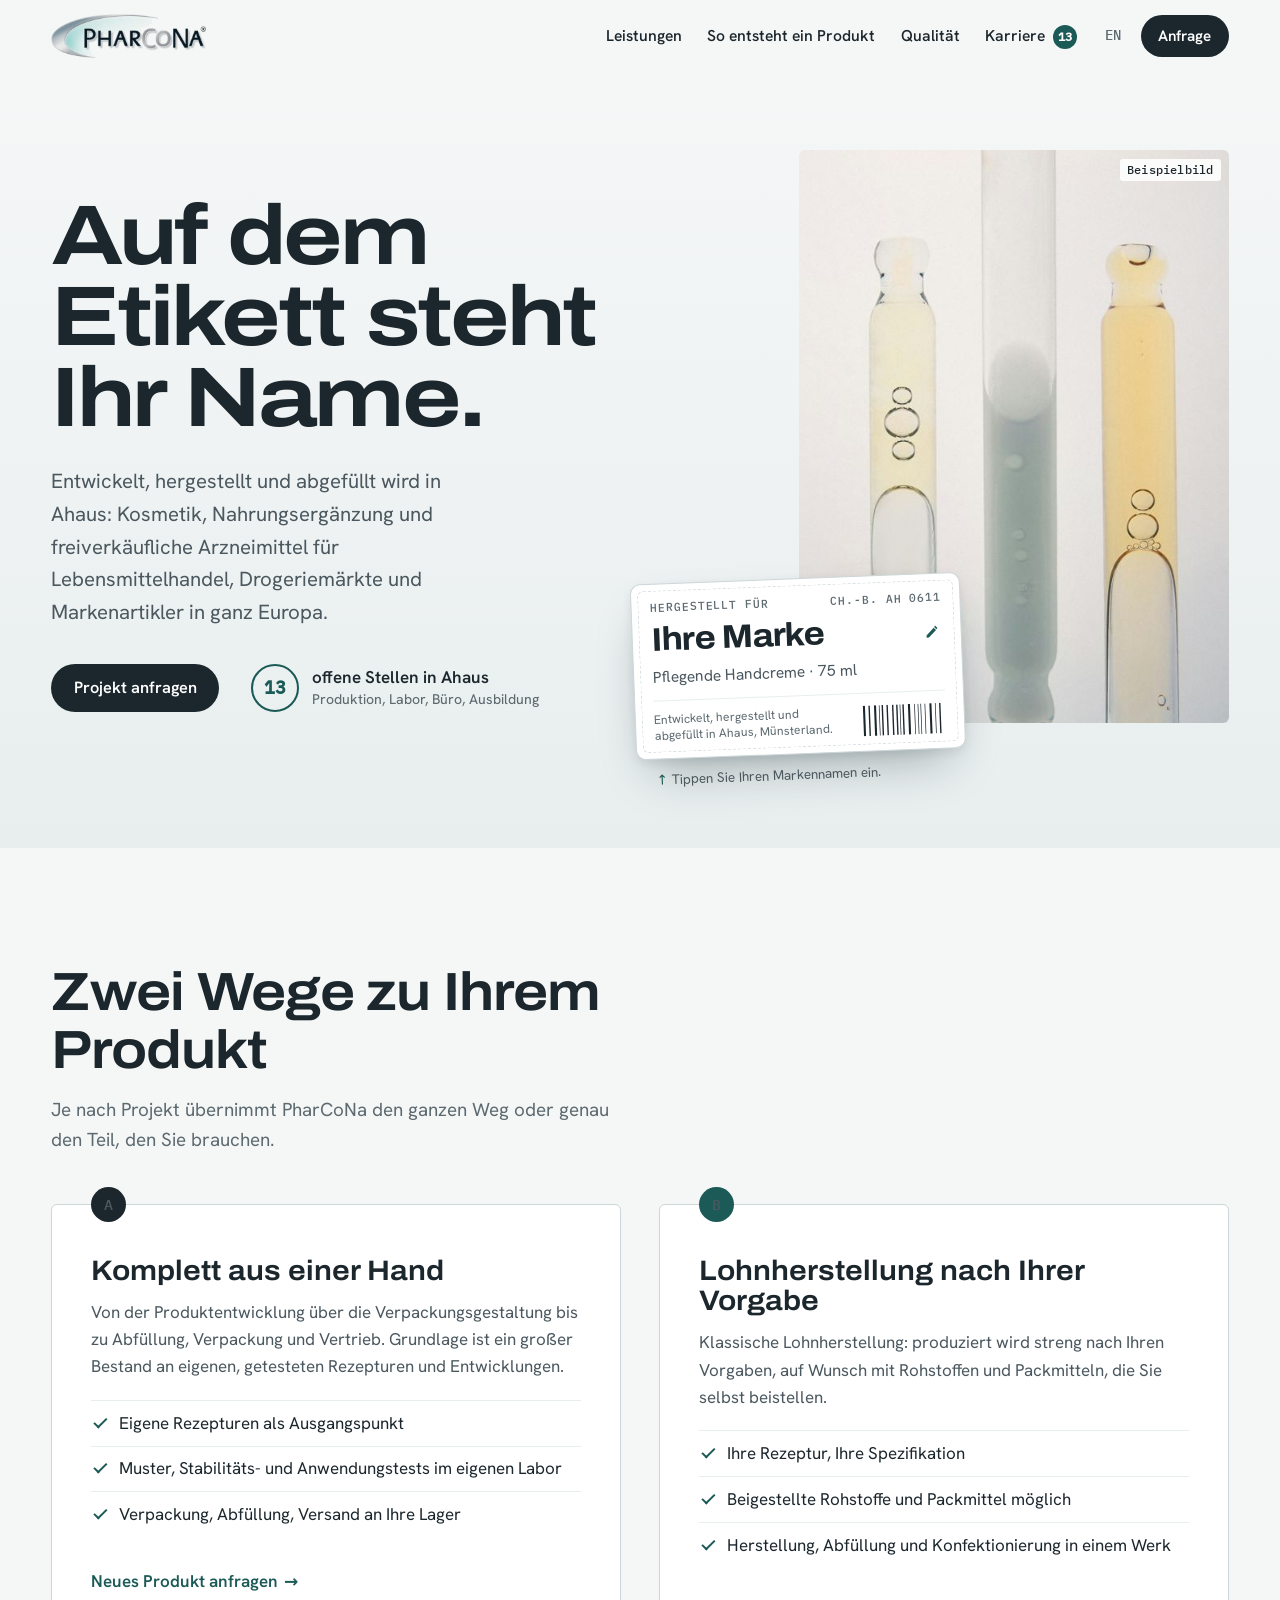
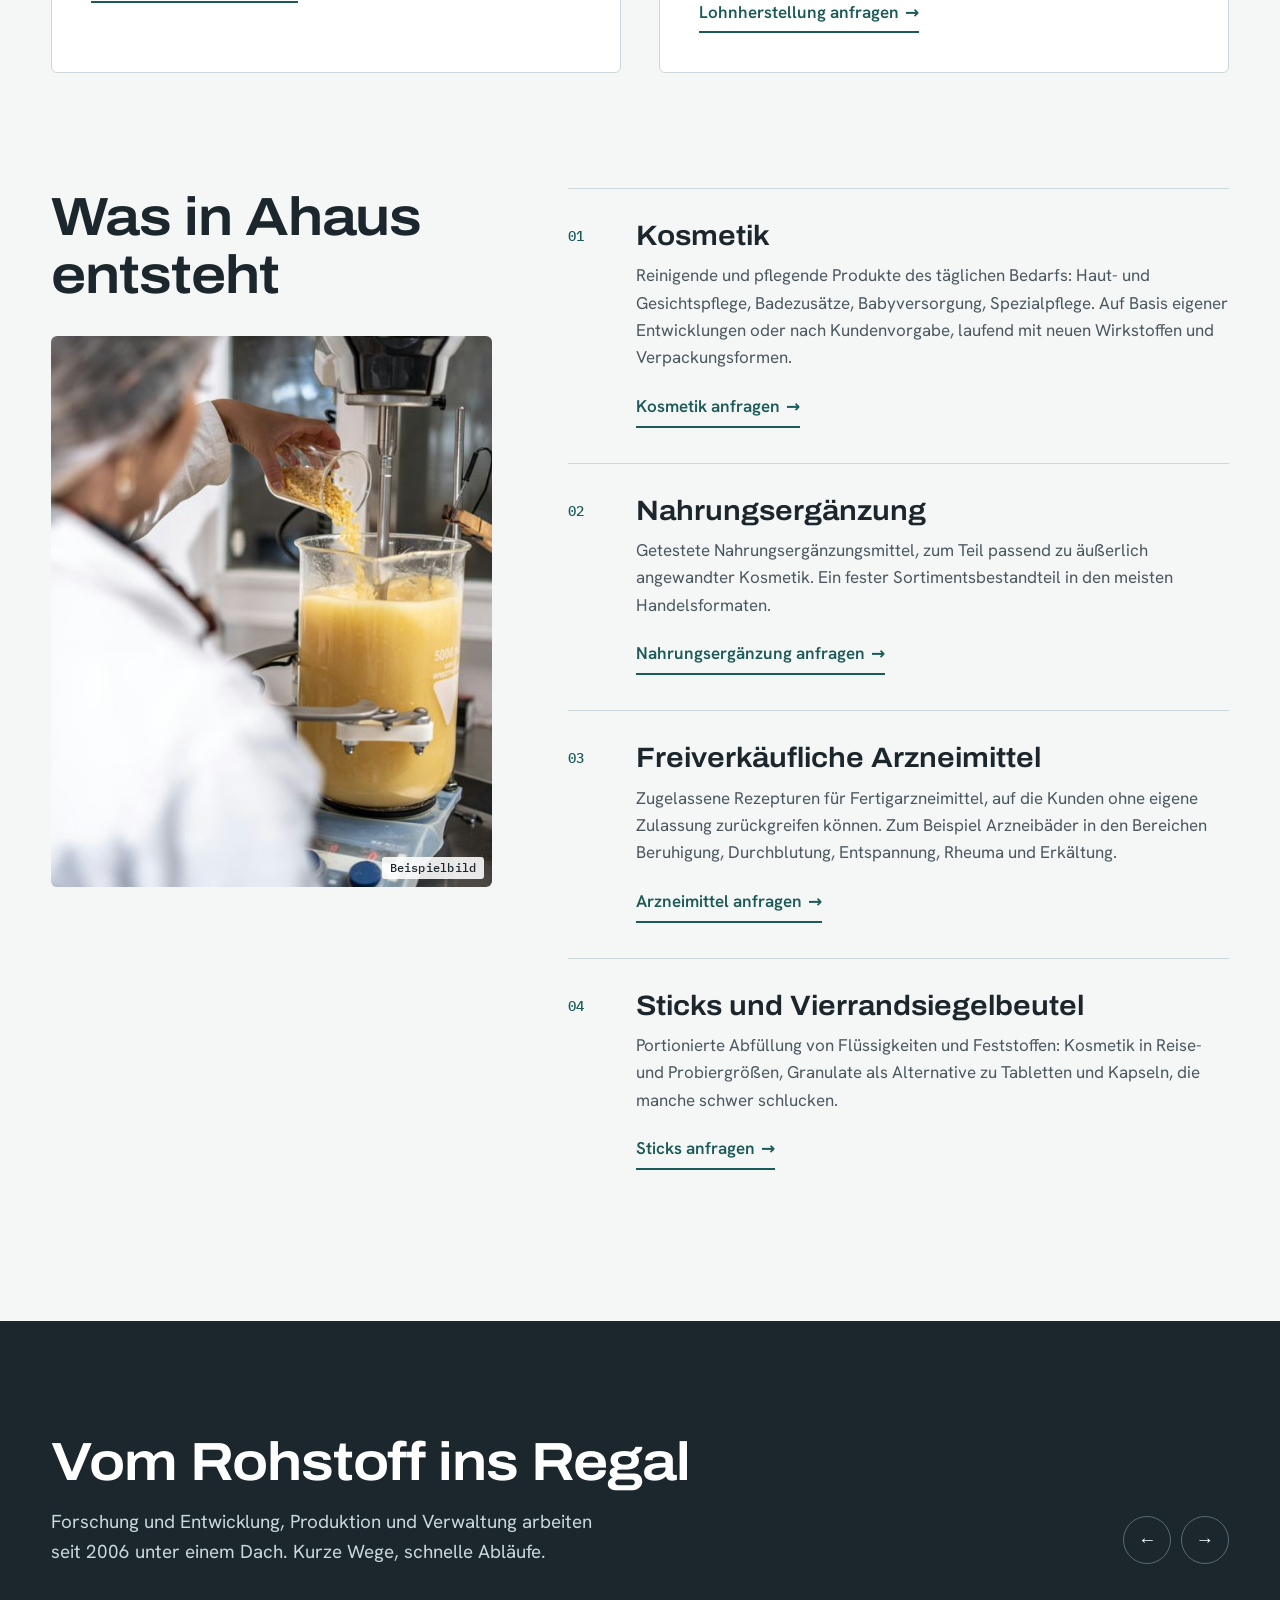
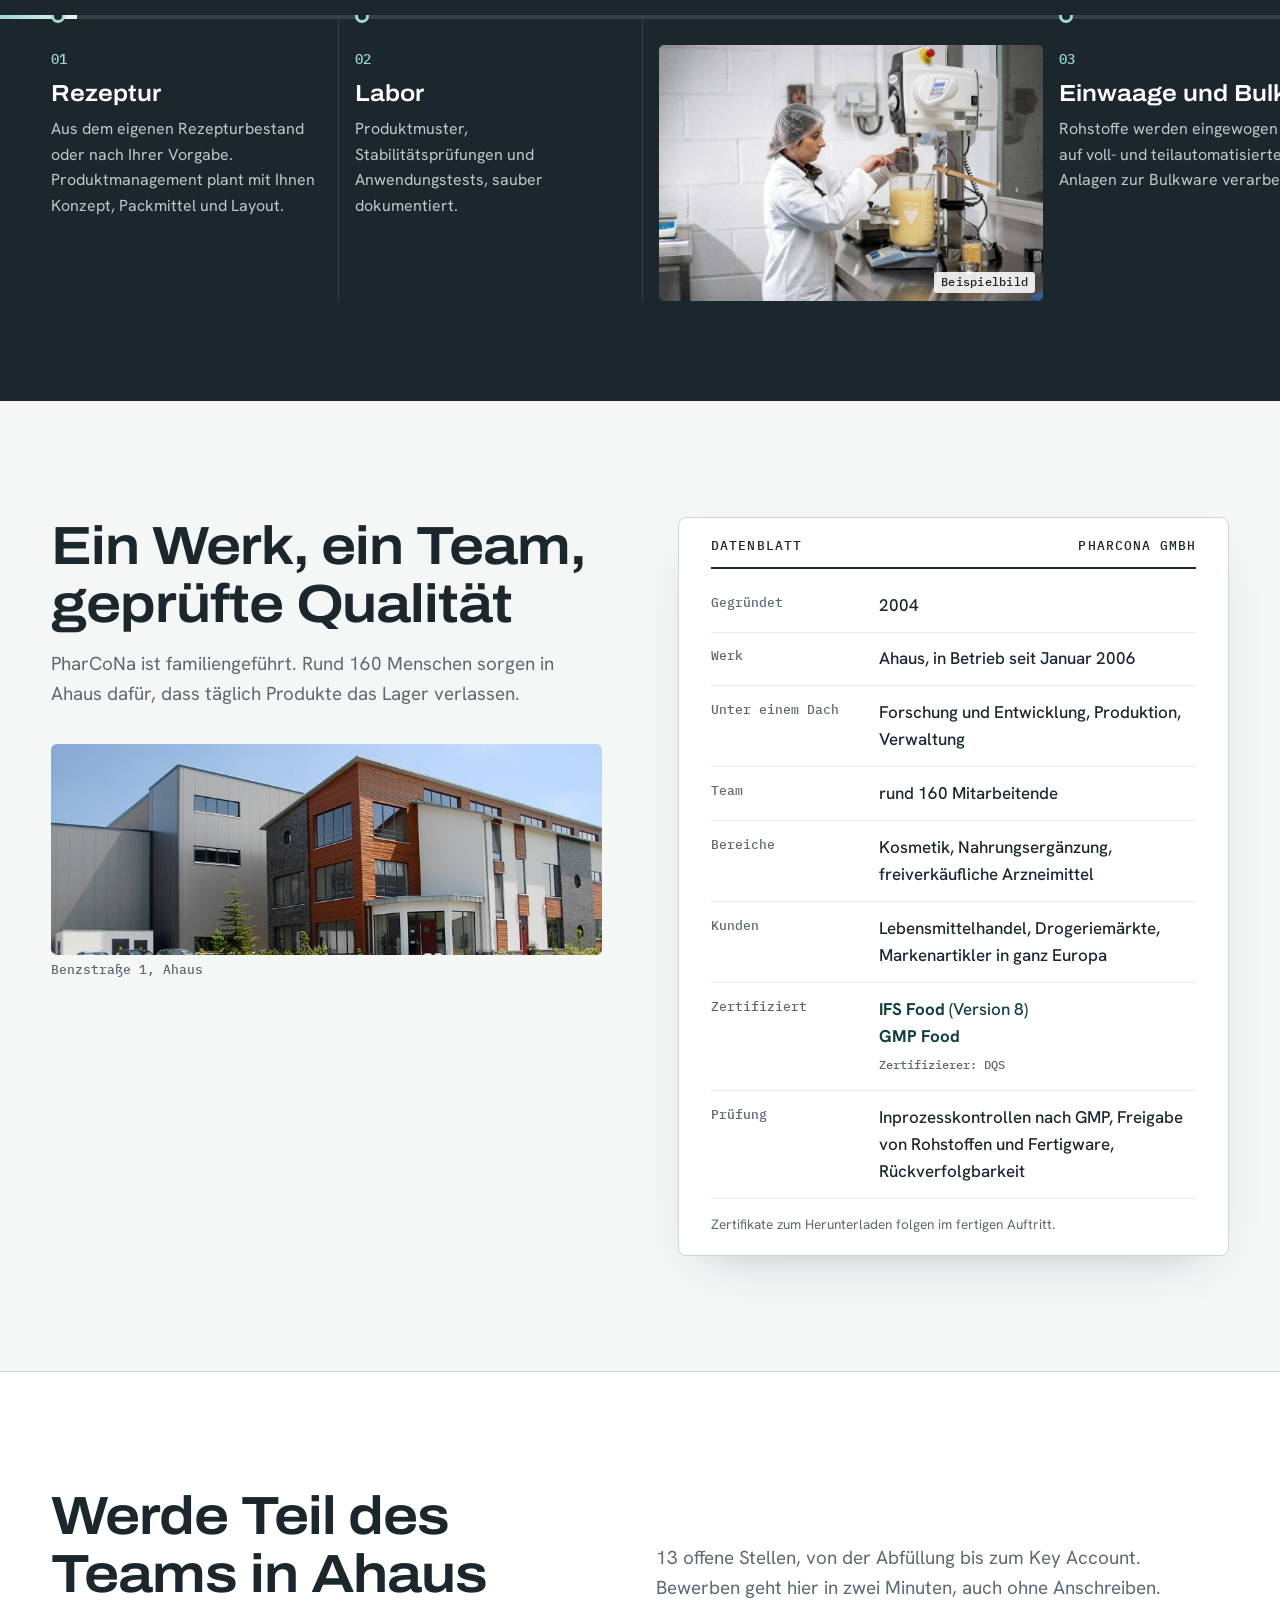
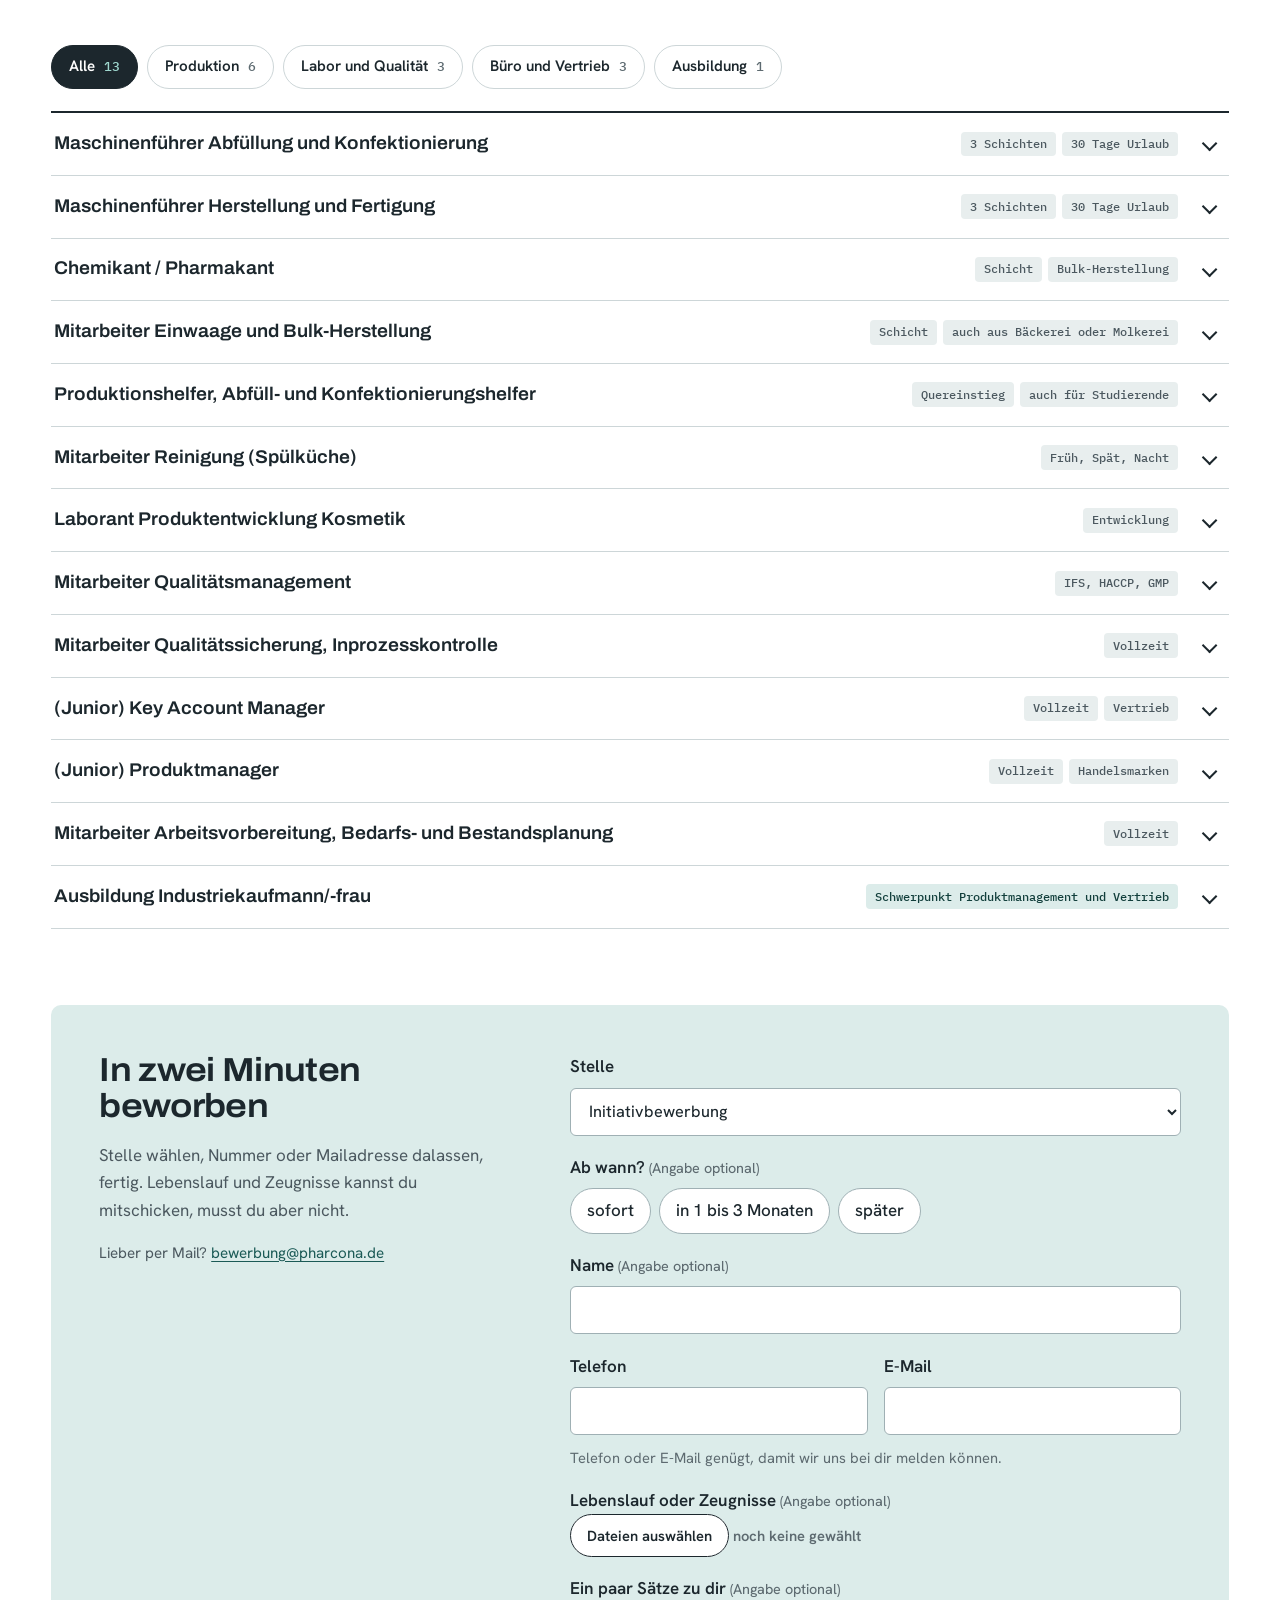
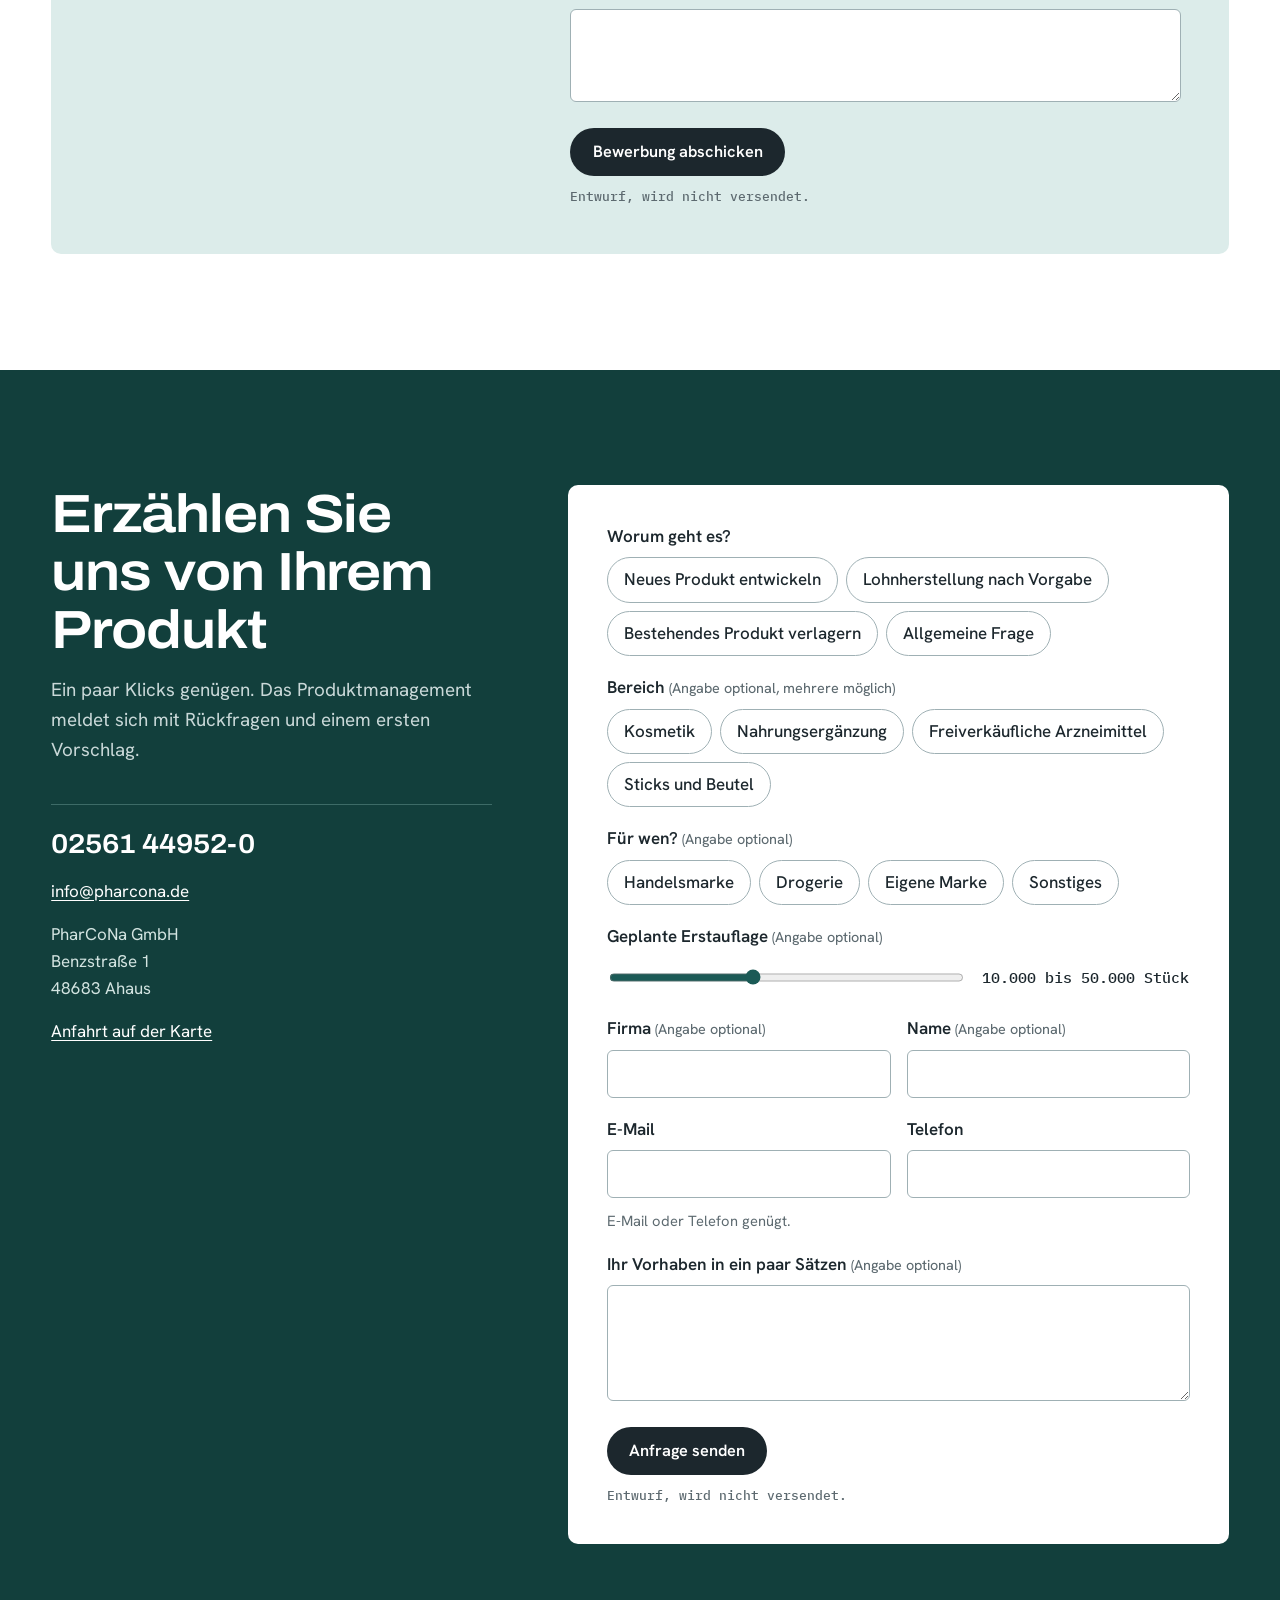
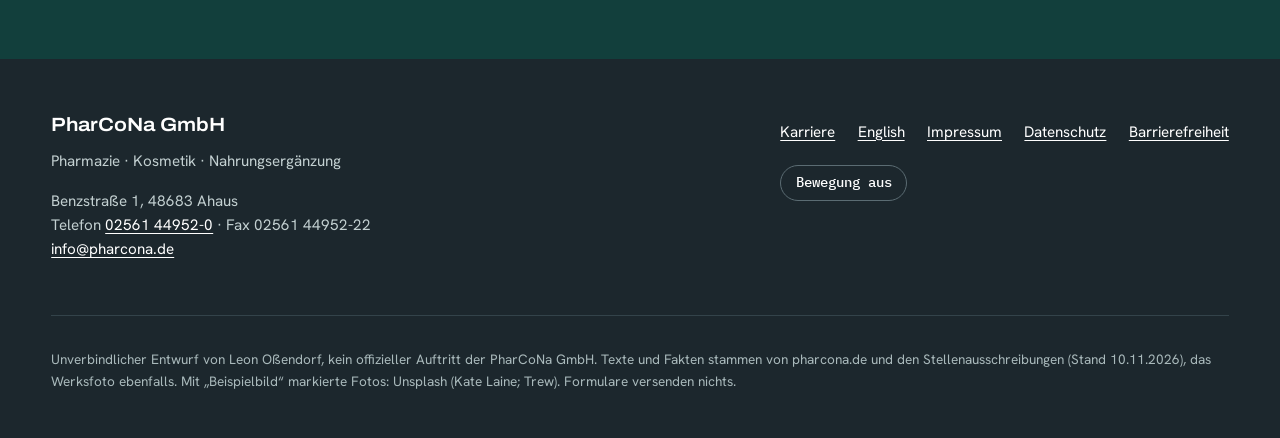
<file: index.html>
<!DOCTYPE html>
<html lang="de-DE">
<head>
<meta charset="utf-8">
<meta name="viewport" content="width=device-width, initial-scale=1">
<meta name="robots" content="noindex,nofollow">
<title>PharCoNa GmbH, Ahaus – Entwicklung und Herstellung für Handels- und Eigenmarken (Entwurf)</title>
<meta name="description" content="Unverbindlicher Entwurf: PharCoNa entwickelt, produziert und füllt Kosmetik, Nahrungsergänzung und freiverkäufliche Arzneimittel in Ahaus.">
<link rel="preload" href="fonts/archivo-var.woff2" as="font" type="font/woff2" crossorigin>
<link rel="preload" href="fonts/hanken-grotesk-latin-wght-normal.woff2" as="font" type="font/woff2" crossorigin>
<link rel="stylesheet" href="css/style.css?v=3">
<script>try{if(localStorage.getItem('pc-motion')==='off')document.documentElement.classList.add('no-motion')}catch(e){}document.documentElement.classList.add('js')</script>
</head>
<body>
<a class="skip" href="#inhalt">Zum Inhalt springen</a>

<header class="kopf" id="kopf">
  <div class="kopf__in">
    <a class="marke" href="#top" aria-label="PharCoNa GmbH, zur Startseite">
      <img class="marke__logo" src="img/logo-pharcona.png" width="458" height="128" alt="PharCoNa">
    </a>
    <nav class="nav" aria-label="Hauptmenü">
      <ul>
        <li><a href="#wege">Leistungen</a></li>
        <li><a href="#linie">So entsteht ein Produkt</a></li>
        <li><a href="#werk">Qualität</a></li>
        <li><a href="#karriere">Karriere <span class="zahl" aria-label="13 offene Stellen">13</span></a></li>
      </ul>
    </nav>
    <div class="kopf__rechts">
      <a class="sprache" href="en.html" hreflang="en" lang="en" aria-label="English version">EN</a>
      <a class="knopf knopf--klein" href="#anfrage">Anfrage</a>
      <button class="menue" type="button" aria-expanded="false" aria-controls="mobilnav"><span class="menue__strich" aria-hidden="true"></span><span class="sr">Menü</span></button>
    </div>
  </div>
  <nav class="mobilnav" id="mobilnav" aria-label="Menü" hidden>
    <ul>
      <li><a href="#wege">Leistungen</a></li>
      <li><a href="#linie">So entsteht ein Produkt</a></li>
      <li><a href="#werk">Qualität und Werk</a></li>
      <li><a href="#karriere">Karriere · 13 offene Stellen</a></li>
      <li><a href="#anfrage">Anfrage</a></li>
      <li><a href="en.html" lang="en" hreflang="en">English</a></li>
    </ul>
  </nav>
</header>

<main id="inhalt">

<!-- HERO: Etikett -->
<section class="hero" id="top" aria-labelledby="hero-titel">
  <div class="hero__in">
    <div class="hero__text">
      <h1 id="hero-titel" class="hero__titel">Auf dem Etikett steht Ihr Name.</h1>
      <p class="hero__unter">Entwickelt, hergestellt und abgefüllt wird in Ahaus: Kosmetik, Nahrungsergänzung und freiverkäufliche Arzneimittel für Lebensmittelhandel, Drogeriemärkte und Markenartikler in ganz Europa.</p>
      <div class="hero__wege">
        <a class="knopf" href="#anfrage">Projekt anfragen</a>
        <a class="stellenlink" href="#karriere"><span class="stellenlink__zahl">13</span><span>offene Stellen in Ahaus<br><small>Produktion, Labor, Büro, Ausbildung</small></span></a>
      </div>
    </div>

    <figure class="hero__bild">
      <img src="img/hero-glas.jpg" srcset="img/hero-glas-800.jpg 800w, img/hero-glas.jpg 1067w" sizes="(min-width: 960px) 40vw, 92vw" width="1067" height="1600" alt="Drei Glasröhrchen mit klaren und cremigen Flüssigkeiten vor hellem Hintergrund" fetchpriority="high">
      <figcaption class="bildhinweis">Beispielbild</figcaption>

      <div class="etikett" aria-labelledby="etikett-titel">
        <div class="etikett__kopf">
          <span id="etikett-titel" class="etikett__klein">Hergestellt für</span>
          <span class="etikett__klein etikett__ch" aria-hidden="true">Ch.-B. AH&nbsp;0611</span>
        </div>
        <label class="etikett__feld">
          <span class="sr">Probieren Sie es aus: Ihr Markenname auf dem Etikett</span>
          <input id="marke-eingabe" type="text" maxlength="22" value="" placeholder="Ihre Marke" autocomplete="off" spellcheck="false">
          <svg class="etikett__stift" viewBox="0 0 20 20" aria-hidden="true"><path d="M3 14.5V17h2.5l8-8L11 6.5l-8 8Zm11.7-7.2a.7.7 0 0 0 0-1l-1.6-1.6a.7.7 0 0 0-1 0L11.8 6 14 8.2l.7-.9Z"/></svg>
        </label>
        <p class="etikett__art"><span id="etikett-art">Pflegende Handcreme</span> · <span id="etikett-menge">75 ml</span></p>
        <div class="etikett__fuss">
          <p>Entwickelt, hergestellt und abgefüllt in Ahaus, Münsterland.</p>
          <svg class="etikett__code" id="strichcode" viewBox="0 0 120 30" preserveAspectRatio="none" aria-hidden="true"></svg>
        </div>
        <p class="etikett__tipp" id="etikett-tipp">Tippen Sie Ihren Markennamen ein.</p>
      </div>
    </figure>
  </div>
</section>

<!-- ZWEI WEGE -->
<section class="wege" id="wege" aria-labelledby="wege-titel">
  <div class="rahmen">
    <h2 id="wege-titel" class="titel">Zwei Wege zu Ihrem Produkt</h2>
    <p class="vorspann">Je nach Projekt übernimmt PharCoNa den ganzen Weg oder genau den Teil, den Sie brauchen.</p>
    <div class="wege__paar">
      <article class="weg zeigen">
        <p class="weg__nr" aria-hidden="true">A</p>
        <h3>Komplett aus einer Hand</h3>
        <p>Von der Produktentwicklung über die Verpackungsgestaltung bis zu Abfüllung, Verpackung und Vertrieb. Grundlage ist ein großer Bestand an eigenen, getesteten Rezepturen und Entwicklungen.</p>
        <ul class="haken">
          <li>Eigene Rezepturen als Ausgangspunkt</li>
          <li>Muster, Stabilitäts- und Anwendungstests im eigenen Labor</li>
          <li>Verpackung, Abfüllung, Versand an Ihre Lager</li>
        </ul>
        <a class="pfeillink" href="#anfrage" data-weg="Neues Produkt entwickeln">Neues Produkt anfragen</a>
      </article>
      <article class="weg zeigen">
        <p class="weg__nr" aria-hidden="true">B</p>
        <h3>Lohnherstellung nach Ihrer Vorgabe</h3>
        <p>Klassische Lohnherstellung: produziert wird streng nach Ihren Vorgaben, auf Wunsch mit Rohstoffen und Packmitteln, die Sie selbst beistellen.</p>
        <ul class="haken">
          <li>Ihre Rezeptur, Ihre Spezifikation</li>
          <li>Beigestellte Rohstoffe und Packmittel möglich</li>
          <li>Herstellung, Abfüllung und Konfektionierung in einem Werk</li>
        </ul>
        <a class="pfeillink" href="#anfrage" data-weg="Lohnherstellung nach Vorgabe">Lohnherstellung anfragen</a>
      </article>
    </div>
  </div>
</section>

<!-- SORTIMENT -->
<section class="sortiment" id="sortiment" aria-labelledby="sortiment-titel">
  <div class="rahmen sortiment__in">
    <div class="sortiment__kopf">
      <h2 id="sortiment-titel" class="titel">Was in Ahaus entsteht</h2>
      <figure class="sortiment__bild zeigen">
        <img src="img/herstellung-800.jpg" srcset="img/herstellung-800.jpg 800w, img/herstellung.jpg 1067w" sizes="(min-width: 960px) 30vw, 92vw" width="1067" height="1600" loading="lazy" alt="Mitarbeiterin in Laborkleidung gibt eine Zutat in einen Rührbehälter mit cremiger Masse">
        <figcaption class="bildhinweis">Beispielbild</figcaption>
      </figure>
    </div>
    <ol class="bereiche">
      <li class="bereich zeigen">
        <h3>Kosmetik</h3>
        <p>Reinigende und pflegende Produkte des täglichen Bedarfs: Haut- und Gesichtspflege, Badezusätze, Babyversorgung, Spezialpflege. Auf Basis eigener Entwicklungen oder nach Kundenvorgabe, laufend mit neuen Wirkstoffen und Verpackungsformen.</p>
        <a class="pfeillink" href="#anfrage" data-bereich="Kosmetik">Kosmetik anfragen</a>
      </li>
      <li class="bereich zeigen">
        <h3>Nahrungsergänzung</h3>
        <p>Getestete Nahrungsergänzungsmittel, zum Teil passend zu äußerlich angewandter Kosmetik. Ein fester Sortimentsbestandteil in den meisten Handelsformaten.</p>
        <a class="pfeillink" href="#anfrage" data-bereich="Nahrungsergänzung">Nahrungsergänzung anfragen</a>
      </li>
      <li class="bereich zeigen">
        <h3>Freiverkäufliche Arzneimittel</h3>
        <p>Zugelassene Rezepturen für Fertigarzneimittel, auf die Kunden ohne eigene Zulassung zurückgreifen können. Zum Beispiel Arzneibäder in den Bereichen Beruhigung, Durchblutung, Entspannung, Rheuma und Erkältung.</p>
        <a class="pfeillink" href="#anfrage" data-bereich="Freiverkäufliche Arzneimittel">Arzneimittel anfragen</a>
      </li>
      <li class="bereich zeigen">
        <h3>Sticks und Vierrandsiegelbeutel</h3>
        <p>Portionierte Abfüllung von Flüssigkeiten und Feststoffen: Kosmetik in Reise- und Probiergrößen, Granulate als Alternative zu Tabletten und Kapseln, die manche schwer schlucken.</p>
        <a class="pfeillink" href="#anfrage" data-bereich="Sticks und Beutel">Sticks anfragen</a>
      </li>
    </ol>
  </div>
</section>

<!-- PRODUKTIONSLINIE -->
<section class="linie" id="linie" aria-labelledby="linie-titel">
  <div class="rahmen">
    <h2 id="linie-titel" class="titel titel--hell">Vom Rohstoff ins Regal</h2>
    <p class="vorspann vorspann--hell">Forschung und Entwicklung, Produktion und Verwaltung arbeiten seit 2006 unter einem Dach. Kurze Wege, schnelle Abläufe.</p>
    <div class="linie__steuer">
      <button type="button" class="rund" data-richtung="-1" aria-controls="linie-band"><span aria-hidden="true">←</span><span class="sr">Zurück</span></button>
      <button type="button" class="rund" data-richtung="1" aria-controls="linie-band"><span aria-hidden="true">→</span><span class="sr">Weiter</span></button>
    </div>
  </div>
  <div class="linie__band" id="linie-band" role="region" aria-label="Produktionsweg in sechs Stationen, waagerecht verschiebbar" tabindex="0">
    <span class="linie__strang" aria-hidden="true"><span class="linie__fluss" id="linie-fluss"></span></span>
    <ol class="stationen">
      <li class="station zeigen"><span class="station__nr">01</span><h3>Rezeptur</h3><p>Aus dem eigenen Rezepturbestand oder nach Ihrer Vorgabe. Produktmanagement plant mit Ihnen Konzept, Packmittel und Layout.</p></li>
      <li class="station zeigen"><span class="station__nr">02</span><h3>Labor</h3><p>Produktmuster, Stabilitätsprüfungen und Anwendungstests, sauber dokumentiert.</p></li>
      <li class="station station--bild zeigen" aria-hidden="true"><img src="img/labor-800.jpg" width="800" height="533" loading="lazy" alt=""><span class="bildhinweis">Beispielbild</span></li>
      <li class="station zeigen"><span class="station__nr">03</span><h3>Einwaage und Bulk</h3><p>Rohstoffe werden eingewogen und auf voll- und teilautomatisierten Anlagen zur Bulkware verarbeitet.</p></li>
      <li class="station zeigen"><span class="station__nr">04</span><h3>Abfüllung</h3><p>In Tuben, Flaschen, Tiegel, Sticks oder Beutel, mit Inprozesskontrollen direkt an der Linie.</p></li>
      <li class="station station--bild zeigen" aria-hidden="true"><img src="img/abfuellung-800.jpg" width="800" height="533" loading="lazy" alt=""><span class="bildhinweis">Beispielbild</span></li>
      <li class="station zeigen"><span class="station__nr">05</span><h3>Konfektionierung</h3><p>Faltschachtel, Beipackzettel, Versandkarton, Palette.</p></li>
      <li class="station zeigen"><span class="station__nr">06</span><h3>Ins Regal</h3><p>Aus dem Münsterland an Handel, Drogerien und Markenartikler in ganz Europa.</p></li>
    </ol>
  </div>
</section>

<!-- WERK UND QUALITÄT: Datenblatt -->
<section class="werk" id="werk" aria-labelledby="werk-titel">
  <div class="rahmen werk__in">
    <div class="werk__text">
      <h2 id="werk-titel" class="titel">Ein Werk, ein Team, geprüfte Qualität</h2>
      <p class="vorspann">PharCoNa ist familiengeführt. Rund 160 Menschen sorgen in Ahaus dafür, dass täglich Produkte das Lager verlassen.</p>
      <figure class="werk__bild zeigen">
        <img src="img/werk-ahaus.jpg" width="780" height="298" loading="lazy" alt="Das Firmengebäude der PharCoNa GmbH in Ahaus mit Verwaltungstrakt und Produktionshalle">
        <figcaption>Benzstraße 1, Ahaus</figcaption>
      </figure>
    </div>
    <div class="datenblatt zeigen" role="group" aria-labelledby="db-titel">
      <p class="datenblatt__kopf" id="db-titel"><span>Datenblatt</span><span aria-hidden="true">PharCoNa GmbH</span></p>
      <dl>
        <div><dt>Gegründet</dt><dd>2004</dd></div>
        <div><dt>Werk</dt><dd>Ahaus, in Betrieb seit Januar 2006</dd></div>
        <div><dt>Unter einem Dach</dt><dd>Forschung und Entwicklung, Produktion, Verwaltung</dd></div>
        <div><dt>Team</dt><dd>rund 160 Mitarbeitende</dd></div>
        <div><dt>Bereiche</dt><dd>Kosmetik, Nahrungsergänzung, freiverkäufliche Arzneimittel</dd></div>
        <div><dt>Kunden</dt><dd>Lebensmittelhandel, Drogeriemärkte, Markenartikler in ganz Europa</dd></div>
        <div class="datenblatt__zert"><dt>Zertifiziert</dt><dd><strong>IFS Food</strong> (Version 8)<br><strong>GMP Food</strong><br><small>Zertifizierer: DQS</small></dd></div>
        <div><dt>Prüfung</dt><dd>Inprozesskontrollen nach GMP, Freigabe von Rohstoffen und Fertigware, Rückverfolgbarkeit</dd></div>
      </dl>
      <p class="datenblatt__fuss">Zertifikate zum Herunterladen folgen im fertigen Auftritt.</p>
    </div>
  </div>
</section>

<!-- KARRIERE -->
<section class="karriere" id="karriere" aria-labelledby="karriere-titel">
  <div class="rahmen">
    <div class="karriere__kopf">
      <h2 id="karriere-titel" class="titel">Werde Teil des Teams in Ahaus</h2>
      <p class="vorspann">13 offene Stellen, von der Abfüllung bis zum Key Account. Bewerben geht hier in zwei Minuten, auch ohne Anschreiben.</p>
    </div>

    <div class="filter" role="group" aria-label="Stellen filtern">
      <button type="button" class="filter__knopf" aria-pressed="true" data-filter="alle">Alle <span>13</span></button>
      <button type="button" class="filter__knopf" aria-pressed="false" data-filter="produktion">Produktion <span>6</span></button>
      <button type="button" class="filter__knopf" aria-pressed="false" data-filter="labor">Labor und Qualität <span>3</span></button>
      <button type="button" class="filter__knopf" aria-pressed="false" data-filter="buero">Büro und Vertrieb <span>3</span></button>
      <button type="button" class="filter__knopf" aria-pressed="false" data-filter="ausbildung">Ausbildung <span>1</span></button>
    </div>
    <p class="sr" id="filter-status" aria-live="polite"></p>

    <ul class="stellen" id="stellen">
      <li class="stelle" data-gruppe="produktion">
        <details>
          <summary><span class="stelle__titel">Maschinenführer Abfüllung und Konfektionierung</span><span class="stelle__marken"><span>3 Schichten</span><span>30 Tage Urlaub</span></span></summary>
          <div class="stelle__mehr">
            <h4>Das machst du</h4>
            <ul><li>Linien einrichten, steuern und optimieren</li><li>Produkt- und Prozesskontrollen dokumentieren</li><li>Team an der Anlage anleiten, Störungen beheben</li></ul>
            <h4>Das bringst du mit</h4>
            <ul><li>Erfahrung als Maschinenführer oder Ausbildung im technischen Bereich oder in der Lebensmittelbranche</li><li>Gutes Deutsch, Bereitschaft zur Schichtarbeit</li></ul>
            <p class="stelle__plus">Sehr sauberes, hygienisches Arbeitsumfeld · gute Entwicklungsmöglichkeiten</p>
            <div class="stelle__aktion"><button type="button" class="knopf knopf--klein" data-bewerben="Maschinenführer Abfüllung und Konfektionierung">Jetzt bewerben</button><a href="https://pharcona.de/content/Stellenausschreibung_Maschinenf%FChrer_Abf%FCllung_Konfektionierung_2026-10-21_online.pdf">Ausschreibung (PDF)</a></div>
          </div>
        </details>
      </li>
      <li class="stelle" data-gruppe="produktion">
        <details>
          <summary><span class="stelle__titel">Maschinenführer Herstellung und Fertigung</span><span class="stelle__marken"><span>3 Schichten</span><span>30 Tage Urlaub</span></span></summary>
          <div class="stelle__mehr">
            <h4>Das machst du</h4>
            <ul><li>Anlagen für Nahrungsergänzung einrichten, inklusive Formatwechsel</li><li>Qualität und Hygiene sichern, Kontrollen dokumentieren</li><li>Abläufe verbessern, Störungen beheben</li></ul>
            <h4>Das bringst du mit</h4>
            <ul><li>Erfahrung als Maschinenführer oder technische Ausbildung oder Lebensmittelbranche</li><li>Handwerkliches Talent, Bereitschaft zur Schichtarbeit</li></ul>
            <p class="stelle__plus">Sehr sauberes, hygienisches Arbeitsumfeld · gute Entwicklungsmöglichkeiten</p>
            <div class="stelle__aktion"><button type="button" class="knopf knopf--klein" data-bewerben="Maschinenführer Herstellung und Fertigung">Jetzt bewerben</button><a href="https://pharcona.de/content/Stellenausschreibung_Maschinenf%FChrer_Herstellung_Fertigung_2026-10-21_online.pdf">Ausschreibung (PDF)</a></div>
          </div>
        </details>
      </li>
      <li class="stelle" data-gruppe="produktion">
        <details>
          <summary><span class="stelle__titel">Chemikant / Pharmakant</span><span class="stelle__marken"><span>Schicht</span><span>Bulk-Herstellung</span></span></summary>
          <div class="stelle__mehr">
            <h4>Das machst du</h4>
            <ul><li>Rohstoffe einwiegen, Kosmetika, Arznei- und Nahrungsergänzungsmittel herstellen</li><li>Nach Herstell- und Arbeitsanweisung auf modernen Anlagen arbeiten</li><li>Dokumentation in enger Abstimmung mit der Qualitätskontrolle</li></ul>
            <h4>Das bringst du mit</h4>
            <ul><li>Ausbildung als Chemikant, Chemiefacharbeiter oder vergleichbar</li><li>Sinn für Hygiene und Qualität (GMP, HACCP, IFS)</li></ul>
            <p class="stelle__plus">Flache Hierarchien · sicherer Arbeitsplatz</p>
            <div class="stelle__aktion"><button type="button" class="knopf knopf--klein" data-bewerben="Chemikant / Pharmakant">Jetzt bewerben</button><a href="https://pharcona.de/content/Stellenausschreibung_PharconaGmbH_Chemikant_Pharmakant.pdf">Ausschreibung (PDF)</a></div>
          </div>
        </details>
      </li>
      <li class="stelle" data-gruppe="produktion">
        <details>
          <summary><span class="stelle__titel">Mitarbeiter Einwaage und Bulk-Herstellung</span><span class="stelle__marken"><span>Schicht</span><span>auch aus Bäckerei oder Molkerei</span></span></summary>
          <div class="stelle__mehr">
            <h4>Das machst du</h4>
            <ul><li>Rohstoffe einwiegen und Bulkware herstellen</li><li>Anlagen und Räume hygienisch einwandfrei halten</li><li>Ideen für bessere Abläufe einbringen</li></ul>
            <h4>Das bringst du mit</h4>
            <ul><li>Ausbildung im Lebensmittelbereich, zum Beispiel Bäckerei, Fleisch- oder Milchverarbeitung</li><li>Hohes Hygiene- und Qualitätsbewusstsein</li></ul>
            <p class="stelle__plus">Flache Hierarchien · sicherer Arbeitsplatz</p>
            <div class="stelle__aktion"><button type="button" class="knopf knopf--klein" data-bewerben="Mitarbeiter Einwaage und Bulk-Herstellung">Jetzt bewerben</button><a href="https://pharcona.de/content/Stellenausschreibung_PharconaGmbH_Mitarbeiter%20Einwaage%20und%20Herstellung.pdf">Ausschreibung (PDF)</a></div>
          </div>
        </details>
      </li>
      <li class="stelle" data-gruppe="produktion">
        <details>
          <summary><span class="stelle__titel">Produktionshelfer, Abfüll- und Konfektionierungshelfer</span><span class="stelle__marken"><span>Quereinstieg</span><span>auch für Studierende</span></span></summary>
          <div class="stelle__mehr">
            <h4>Das machst du</h4>
            <ul><li>Tuben, Flaschen und Verschlüsse auflegen, Magazine mit Faltschachteln füllen</li><li>Fertige Produkte verpacken und palettieren</li><li>Den Arbeitsplatz ordentlich und sauber halten</li></ul>
            <h4>Das bringst du mit</h4>
            <ul><li>Quereinsteiger, studentische Aushilfe oder erfahrene Kraft: jeder bekommt eine Chance</li><li>Teamgeist, Zuverlässigkeit, Bereitschaft zur Schichtarbeit</li></ul>
            <p class="stelle__plus">Viele verschiedene Produkte · motiviertes Team</p>
            <div class="stelle__aktion"><button type="button" class="knopf knopf--klein" data-bewerben="Produktionshelfer, Abfüll- und Konfektionierungshelfer">Jetzt bewerben</button><a href="https://pharcona.de/content/Stellenausschreibung_PharconaGmbH_Produktionshelfer_Abf%FCll-Konfektionierungshelfer.pdf">Ausschreibung (PDF)</a></div>
          </div>
        </details>
      </li>
      <li class="stelle" data-gruppe="produktion">
        <details>
          <summary><span class="stelle__titel">Mitarbeiter Reinigung (Spülküche)</span><span class="stelle__marken"><span>Früh, Spät, Nacht</span></span></summary>
          <div class="stelle__mehr">
            <h4>Das machst du</h4>
            <ul><li>Formatteile der Fertigungs- und Abfüllanlagen in der modernen Spülküche reinigen</li><li>Hygiene- und Reinigungskonzept nach Vorgaben des Qualitätsmanagements umsetzen</li></ul>
            <h4>Das bringst du mit</h4>
            <ul><li>Erfahrung in der Reinigung in herstellenden Betrieben ist von Vorteil</li><li>Zuverlässigkeit, Bereitschaft zur Schichtarbeit</li></ul>
            <p class="stelle__plus">Flache Hierarchien · sicherer Arbeitsplatz</p>
            <div class="stelle__aktion"><button type="button" class="knopf knopf--klein" data-bewerben="Mitarbeiter Reinigung">Jetzt bewerben</button><a href="https://pharcona.de/content/Stellenausschreibung_Webseite_Mitarbeiter_Reinigung_vdraft.pdf">Ausschreibung (PDF)</a></div>
          </div>
        </details>
      </li>
      <li class="stelle" data-gruppe="labor">
        <details>
          <summary><span class="stelle__titel">Laborant Produktentwicklung Kosmetik</span><span class="stelle__marken"><span>Entwicklung</span></span></summary>
          <div class="stelle__mehr">
            <h4>Das machen Sie</h4>
            <ul><li>Produktmuster für Kundenprojekte anmischen</li><li>Stabilitätsprüfungen und Anwendungstests durchführen und auswerten</li><li>Produktentwickler bei neuen Formulierungen unterstützen</li></ul>
            <h4>Das bringen Sie mit</h4>
            <ul><li>Ausbildung als Chemielaborant, CTA, Pharmakant, Kosmetiklaborant oder vergleichbar</li><li>Kenntnisse der EU-Kosmetikverordnung, gutes Englisch</li></ul>
            <div class="stelle__aktion"><button type="button" class="knopf knopf--klein" data-bewerben="Laborant Produktentwicklung Kosmetik">Jetzt bewerben</button><a href="https://pharcona.de/content/Stellenausschreibung_Webseite_Laborant_Produktentwicklung_Kosmetik.pdf">Ausschreibung (PDF)</a></div>
          </div>
        </details>
      </li>
      <li class="stelle" data-gruppe="labor">
        <details>
          <summary><span class="stelle__titel">Mitarbeiter Qualitätsmanagement</span><span class="stelle__marken"><span>IFS, HACCP, GMP</span></span></summary>
          <div class="stelle__mehr">
            <h4>Das machen Sie</h4>
            <ul><li>Produktionskontrollen, Reklamationen und Korrekturmaßnahmen</li><li>QM-Dokumente pflegen, Mitarbeitende schulen</li><li>Interne und externe Audits begleiten</li></ul>
            <h4>Das bringen Sie mit</h4>
            <ul><li>Ausbildung oder Studium in Lebensmittel, Kosmetik, Chemie oder vergleichbar</li><li>Kenntnisse in IFS Food / HPC, HACCP und GMP</li></ul>
            <div class="stelle__aktion"><button type="button" class="knopf knopf--klein" data-bewerben="Mitarbeiter Qualitätsmanagement">Jetzt bewerben</button><a href="https://pharcona.de/content/Stellenausschreibung_Webseite_Mitarbeiter_Qualit%E4tsmanagement.pdf">Ausschreibung (PDF)</a></div>
          </div>
        </details>
      </li>
      <li class="stelle" data-gruppe="labor">
        <details>
          <summary><span class="stelle__titel">Mitarbeiter Qualitätssicherung, Inprozesskontrolle</span><span class="stelle__marken"><span>Vollzeit</span></span></summary>
          <div class="stelle__mehr">
            <h4>Das machst du</h4>
            <ul><li>Inprozesskontrollen nach GMP, inklusive Probenzug und Dokumentation</li><li>Abweichungen erkennen und mit den Abteilungen klären</li><li>Prüfintervalle an den Anlagen überwachen</li></ul>
            <h4>Das bringst du mit</h4>
            <ul><li>Ausbildung im Produktionsumfeld, zum Beispiel Lebensmitteltechniker</li><li>Sorgfalt, Hygienebewusstsein, Lernbereitschaft</li></ul>
            <div class="stelle__aktion"><button type="button" class="knopf knopf--klein" data-bewerben="Mitarbeiter Qualitätssicherung, Inprozesskontrolle">Jetzt bewerben</button><a href="https://pharcona.de/content/Stellenausschreibung_Webseite_IPK_vdraft_NEU.pdf">Ausschreibung (PDF)</a></div>
          </div>
        </details>
      </li>
      <li class="stelle" data-gruppe="buero">
        <details>
          <summary><span class="stelle__titel">(Junior) Key Account Manager</span><span class="stelle__marken"><span>Vollzeit</span><span>Vertrieb</span></span></summary>
          <div class="stelle__mehr">
            <h4>Das machen Sie</h4>
            <ul><li>Key Accounts betreuen und weiterentwickeln</li><li>Kalkulationen, Jahresgespräche, Preis- und Vertragsverhandlungen</li><li>Neue Anfragen und Ausschreibungen bewerten</li></ul>
            <h4>Das bringen Sie mit</h4>
            <ul><li>Kaufmännische Ausbildung oder BWL-Studium, Erfahrung im Vertrieb, gern FMCG</li><li>Sicher mit Zahlen, sehr gutes Englisch</li></ul>
            <div class="stelle__aktion"><button type="button" class="knopf knopf--klein" data-bewerben="(Junior) Key Account Manager">Jetzt bewerben</button><a href="https://pharcona.de/content/Stellenausschreibung_Webseite_(Junior)_Key_Account_Manager.pdf">Ausschreibung (PDF)</a></div>
          </div>
        </details>
      </li>
      <li class="stelle" data-gruppe="buero">
        <details>
          <summary><span class="stelle__titel">(Junior) Produktmanager</span><span class="stelle__marken"><span>Vollzeit</span><span>Handelsmarken</span></span></summary>
          <div class="stelle__mehr">
            <h4>Das machen Sie</h4>
            <ul><li>Kunden aus Handelsmarken, Drogerien und Markenartikel betreuen</li><li>Projekte steuern: von der Produktidee bis zur Marktreife</li><li>Neue Produktideen entwickeln und beim Kunden vorstellen</li></ul>
            <h4>Das bringen Sie mit</h4>
            <ul><li>Kaufmännisch oder Lebensmitteltechnologie, Ökotrophologie</li><li>Organisationstalent, sehr gutes Englisch</li></ul>
            <div class="stelle__aktion"><button type="button" class="knopf knopf--klein" data-bewerben="(Junior) Produktmanager">Jetzt bewerben</button><a href="https://pharcona.de/content/Stellenausschreibung_Webseite_(Junior)_Produktmanager_vfinal.pdf">Ausschreibung (PDF)</a></div>
          </div>
        </details>
      </li>
      <li class="stelle" data-gruppe="buero">
        <details>
          <summary><span class="stelle__titel">Mitarbeiter Arbeitsvorbereitung, Bedarfs- und Bestandsplanung</span><span class="stelle__marken"><span>Vollzeit</span></span></summary>
          <div class="stelle__mehr">
            <h4>Das machen Sie</h4>
            <ul><li>Absatz- und Bedarfsprognosen für die Produktionsplanung</li><li>Lagerbestände, Rohstoffe und Packmittel planen</li><li>Schnittstelle zwischen Vertrieb, Einkauf und Produktion</li></ul>
            <h4>Das bringen Sie mit</h4>
            <ul><li>Kaufmännische oder technische Ausbildung</li><li>Gutes Zahlenverständnis, Excel, gern Erfahrung mit ERP wie Sage</li></ul>
            <div class="stelle__aktion"><button type="button" class="knopf knopf--klein" data-bewerben="Mitarbeiter Arbeitsvorbereitung">Jetzt bewerben</button><a href="https://pharcona.de/content/Stellenausschreibung_Webseite_Mitarbeiter%20Arbeitsvorbereitung_vfinal.pdf">Ausschreibung (PDF)</a></div>
          </div>
        </details>
      </li>
      <li class="stelle stelle--azubi" data-gruppe="ausbildung">
        <details>
          <summary><span class="stelle__titel">Ausbildung Industriekaufmann/-frau</span><span class="stelle__marken"><span>Schwerpunkt Produktmanagement und Vertrieb</span></span></summary>
          <div class="stelle__mehr">
            <h4>Dein Weg durch alle Abteilungen</h4>
            <ul><li>Marketing und Vertrieb: von der Produktidee bis zur Markteinführung</li><li>Einkauf, Logistik, Buchhaltung und Produktionsplanung</li></ul>
            <h4>Warum PharCoNa</h4>
            <ul><li>Produkte zum Anfassen, die später wirklich im Regal stehen</li><li>Sehr gute Übernahmechancen, offene Türen statt langer Dienstwege</li><li>Getränke gehen aufs Haus</li></ul>
            <div class="stelle__aktion"><button type="button" class="knopf knopf--klein" data-bewerben="Ausbildung Industriekaufmann/-frau">Jetzt bewerben</button><a href="https://pharcona.de/content/Stellenausschreibung_neu_Ausbildung%20Industriekaufmann_2026-09-17.pdf">Ausschreibung (PDF)</a></div>
          </div>
        </details>
      </li>
    </ul>

    <!-- Bewerbung -->
    <div class="bewerbung" id="bewerbung">
      <div class="bewerbung__text">
        <h3 class="titel titel--klein">In zwei Minuten beworben</h3>
        <p>Stelle wählen, Nummer oder Mailadresse dalassen, fertig. Lebenslauf und Zeugnisse kannst du mitschicken, musst du aber nicht.</p>
        <p class="hinweis">Lieber per Mail? <a href="mailto:bewerbung@pharcona.de">bewerbung@pharcona.de</a></p>
      </div>
      <form class="formular" id="form-bewerbung" novalidate data-art="bewerbung">
        <div class="feld">
          <label for="b-stelle">Stelle</label>
          <select id="b-stelle" name="stelle">
            <option value="">Initiativbewerbung</option>
            <optgroup label="Produktion">
              <option>Maschinenführer Abfüllung und Konfektionierung</option>
              <option>Maschinenführer Herstellung und Fertigung</option>
              <option>Chemikant / Pharmakant</option>
              <option>Mitarbeiter Einwaage und Bulk-Herstellung</option>
              <option>Produktionshelfer, Abfüll- und Konfektionierungshelfer</option>
              <option>Mitarbeiter Reinigung</option>
            </optgroup>
            <optgroup label="Labor und Qualität">
              <option>Laborant Produktentwicklung Kosmetik</option>
              <option>Mitarbeiter Qualitätsmanagement</option>
              <option>Mitarbeiter Qualitätssicherung, Inprozesskontrolle</option>
            </optgroup>
            <optgroup label="Büro und Vertrieb">
              <option>(Junior) Key Account Manager</option>
              <option>(Junior) Produktmanager</option>
              <option>Mitarbeiter Arbeitsvorbereitung</option>
            </optgroup>
            <optgroup label="Ausbildung">
              <option>Ausbildung Industriekaufmann/-frau</option>
            </optgroup>
          </select>
        </div>
        <fieldset class="feld">
          <legend>Ab wann? <span class="optional">(Angabe optional)</span></legend>
          <div class="chips">
            <label class="chip"><input type="radio" name="start" value="sofort"><span>sofort</span></label>
            <label class="chip"><input type="radio" name="start" value="1-3 Monate"><span>in 1 bis 3 Monaten</span></label>
            <label class="chip"><input type="radio" name="start" value="spaeter"><span>später</span></label>
          </div>
        </fieldset>
        <div class="feld">
          <label for="b-name">Name <span class="optional">(Angabe optional)</span></label>
          <input id="b-name" name="name" type="text" autocomplete="name">
        </div>
        <div class="feld feld--paar">
          <div>
            <label for="b-tel">Telefon</label>
            <input id="b-tel" name="tel" type="tel" autocomplete="tel" aria-describedby="b-rueck">
          </div>
          <div>
            <label for="b-mail">E-Mail</label>
            <input id="b-mail" name="mail" type="email" autocomplete="email" aria-describedby="b-rueck">
          </div>
        </div>
        <p class="feldhilfe" id="b-rueck">Telefon oder E-Mail genügt, damit wir uns bei dir melden können.</p>
        <div class="feld">
          <span class="feldtitel" id="b-datei-titel">Lebenslauf oder Zeugnisse <span class="optional">(Angabe optional)</span></span>
          <label class="datei">
            <input id="b-datei" name="datei" type="file" accept=".pdf,.jpg,.jpeg,.png,.doc,.docx" multiple aria-labelledby="b-datei-titel b-datei-knopf b-datei-name">
            <span class="datei__knopf" id="b-datei-knopf">Dateien auswählen</span>
            <span class="datei__name" id="b-datei-name">noch keine gewählt</span>
          </label>
        </div>
        <div class="feld">
          <label for="b-text">Ein paar Sätze zu dir <span class="optional">(Angabe optional)</span></label>
          <textarea id="b-text" name="text" rows="3"></textarea>
        </div>
        <p class="fehler" role="alert" hidden></p>
        <button class="knopf" type="submit">Bewerbung abschicken</button>
        <p class="demo">Entwurf, wird nicht versendet.</p>
        <div class="erfolg" tabindex="-1" hidden>
          <p class="erfolg__titel">Danke, deine Bewerbung ist angekommen.</p>
          <p>In der fertigen Seite landet sie direkt bei der Personalabteilung. Du bekommst sofort eine Eingangsbestätigung und eine Rückmeldung, sobald jemand deine Unterlagen gelesen hat.</p>
        </div>
      </form>
    </div>
  </div>
</section>

<!-- ANFRAGE -->
<section class="anfrage" id="anfrage" aria-labelledby="anfrage-titel">
  <div class="rahmen anfrage__in">
    <div class="anfrage__text">
      <h2 id="anfrage-titel" class="titel titel--hell">Erzählen Sie uns von Ihrem Produkt</h2>
      <p class="vorspann vorspann--hell">Ein paar Klicks genügen. Das Produktmanagement meldet sich mit Rückfragen und einem ersten Vorschlag.</p>
      <div class="kontaktblock">
        <p><a class="kontaktblock__tel" href="tel:+492561449520">02561 44952-0</a></p>
        <p><a href="mailto:info@pharcona.de">info@pharcona.de</a></p>
        <p>PharCoNa GmbH<br>Benzstraße 1<br>48683 Ahaus</p>
        <p><a href="https://www.openstreetmap.org/search?query=Benzstra%C3%9Fe%201%2C%2048683%20Ahaus">Anfahrt auf der Karte</a></p>
      </div>
    </div>

    <form class="formular formular--hell" id="form-anfrage" novalidate data-art="anfrage">
      <fieldset class="feld">
        <legend>Worum geht es?</legend>
        <div class="chips">
          <label class="chip"><input type="radio" name="weg" value="Neues Produkt entwickeln"><span>Neues Produkt entwickeln</span></label>
          <label class="chip"><input type="radio" name="weg" value="Lohnherstellung nach Vorgabe"><span>Lohnherstellung nach Vorgabe</span></label>
          <label class="chip"><input type="radio" name="weg" value="Bestehendes Produkt übernehmen"><span>Bestehendes Produkt verlagern</span></label>
          <label class="chip"><input type="radio" name="weg" value="Allgemeine Frage"><span>Allgemeine Frage</span></label>
        </div>
      </fieldset>
      <fieldset class="feld">
        <legend>Bereich <span class="optional">(Angabe optional, mehrere möglich)</span></legend>
        <div class="chips">
          <label class="chip"><input type="checkbox" name="bereich" value="Kosmetik"><span>Kosmetik</span></label>
          <label class="chip"><input type="checkbox" name="bereich" value="Nahrungsergänzung"><span>Nahrungsergänzung</span></label>
          <label class="chip"><input type="checkbox" name="bereich" value="Freiverkäufliche Arzneimittel"><span>Freiverkäufliche Arzneimittel</span></label>
          <label class="chip"><input type="checkbox" name="bereich" value="Sticks und Beutel"><span>Sticks und Beutel</span></label>
        </div>
      </fieldset>
      <fieldset class="feld">
        <legend>Für wen? <span class="optional">(Angabe optional)</span></legend>
        <div class="chips">
          <label class="chip"><input type="radio" name="kunde" value="Handelsmarke"><span>Handelsmarke</span></label>
          <label class="chip"><input type="radio" name="kunde" value="Drogerie"><span>Drogerie</span></label>
          <label class="chip"><input type="radio" name="kunde" value="Markenartikel"><span>Eigene Marke</span></label>
          <label class="chip"><input type="radio" name="kunde" value="Sonstiges"><span>Sonstiges</span></label>
        </div>
      </fieldset>
      <div class="feld">
        <label for="a-menge">Geplante Erstauflage <span class="optional">(Angabe optional)</span></label>
        <div class="regler">
          <input id="a-menge" name="menge" type="range" min="0" max="5" step="1" value="2" aria-valuetext="10.000 bis 50.000 Stück">
          <output id="a-menge-wert" for="a-menge">10.000 bis 50.000 Stück</output>
        </div>
      </div>
      <div class="feld feld--paar">
        <div>
          <label for="a-firma">Firma <span class="optional">(Angabe optional)</span></label>
          <input id="a-firma" name="firma" type="text" autocomplete="organization">
        </div>
        <div>
          <label for="a-name">Name <span class="optional">(Angabe optional)</span></label>
          <input id="a-name" name="name" type="text" autocomplete="name">
        </div>
      </div>
      <div class="feld feld--paar">
        <div>
          <label for="a-mail">E-Mail</label>
          <input id="a-mail" name="mail" type="email" autocomplete="email" aria-describedby="a-rueck">
        </div>
        <div>
          <label for="a-tel">Telefon</label>
          <input id="a-tel" name="tel" type="tel" autocomplete="tel" aria-describedby="a-rueck">
        </div>
      </div>
      <p class="feldhilfe" id="a-rueck">E-Mail oder Telefon genügt.</p>
      <div class="feld">
        <label for="a-text">Ihr Vorhaben in ein paar Sätzen <span class="optional">(Angabe optional)</span></label>
        <textarea id="a-text" name="text" rows="4"></textarea>
      </div>
      <p class="fehler" role="alert" hidden></p>
      <button class="knopf knopf--hell" type="submit">Anfrage senden</button>
      <p class="demo">Entwurf, wird nicht versendet.</p>
      <div class="erfolg" tabindex="-1" hidden>
        <p class="erfolg__titel">Danke, Ihre Anfrage ist angekommen.</p>
        <p>In der fertigen Seite geht sie direkt an das Produktmanagement, sortiert nach Bereich und Vorhaben. Sie bekommen eine Bestätigung per Mail und eine persönliche Rückmeldung.</p>
      </div>
    </form>
  </div>
</section>

</main>

<footer class="fuss">
  <div class="rahmen fuss__in">
    <div>
      <p class="fuss__marke">PharCoNa GmbH</p>
      <p>Pharmazie · Kosmetik · Nahrungsergänzung</p>
      <p>Benzstraße 1, 48683 Ahaus<br>Telefon <a href="tel:+492561449520">02561 44952-0</a> · Fax 02561 44952-22<br><a href="mailto:info@pharcona.de">info@pharcona.de</a></p>
    </div>
    <nav aria-label="Weitere Seiten">
      <ul>
        <li><a href="#karriere">Karriere</a></li>
        <li><a href="en.html" lang="en" hreflang="en">English</a></li>
        <li><a href="impressum.html">Impressum</a></li>
        <li><a href="datenschutz.html">Datenschutz</a></li>
        <li><a href="barrierefreiheit.html">Barrierefreiheit</a></li>
      </ul>
      <button type="button" class="bewegung" id="bewegung" aria-pressed="false">Bewegung aus</button>
    </nav>
  </div>
  <div class="rahmen fuss__entwurf">
    <p>Unverbindlicher Entwurf von Leon Oßendorf, kein offizieller Auftritt der PharCoNa GmbH. Texte und Fakten stammen von pharcona.de und den Stellenausschreibungen (Stand 10.11.2026), das Werksfoto ebenfalls. Mit „Beispielbild“ markierte Fotos: Unsplash (Kate Laine; Trew). Formulare versenden nichts.</p>
  </div>
</footer>

<script src="js/main.js?v=2" defer></script>
</body>
</html>
</file>
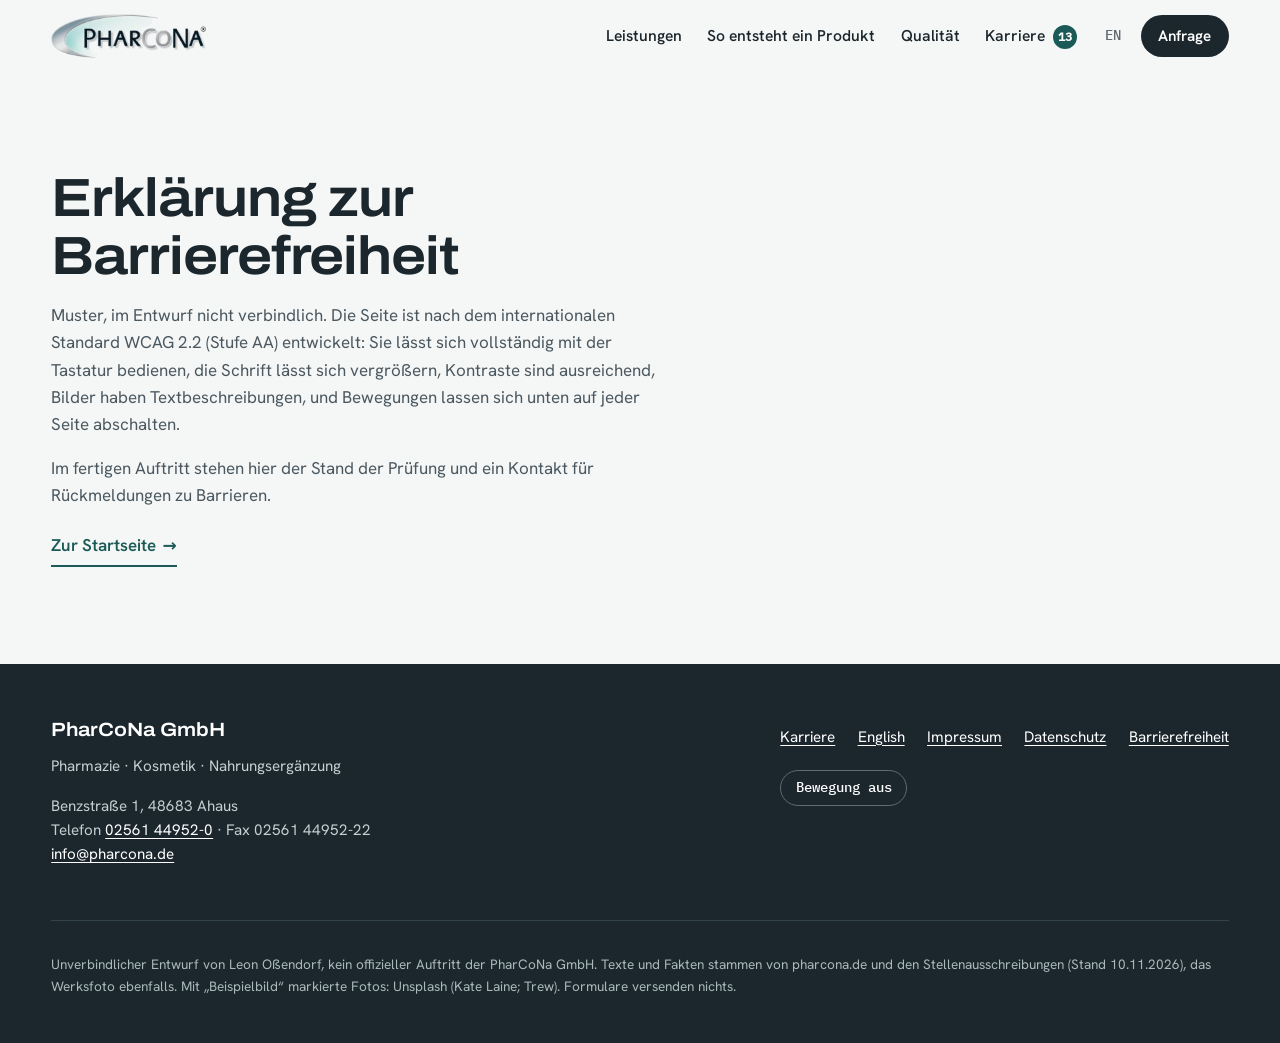
<file: barrierefreiheit.html>
<!DOCTYPE html>
<html lang="de-DE">
<head>
<meta charset="utf-8">
<meta name="viewport" content="width=device-width, initial-scale=1">
<meta name="robots" content="noindex,nofollow">
<title>Barrierefreiheit – PharCoNa GmbH (Entwurf)</title>
<meta name="description" content="Unverbindlicher Entwurf: PharCoNa entwickelt, produziert und füllt Kosmetik, Nahrungsergänzung und freiverkäufliche Arzneimittel in Ahaus.">
<link rel="preload" href="fonts/archivo-var.woff2" as="font" type="font/woff2" crossorigin>
<link rel="preload" href="fonts/hanken-grotesk-latin-wght-normal.woff2" as="font" type="font/woff2" crossorigin>
<link rel="stylesheet" href="css/style.css?v=2">
<script>try{if(localStorage.getItem('pc-motion')==='off')document.documentElement.classList.add('no-motion')}catch(e){}document.documentElement.classList.add('js')</script>
</head>
<body>
<a class="skip" href="index.html#inhalt">Zum Inhalt springen</a>

<header class="kopf" id="kopf">
  <div class="kopf__in">
    <a class="marke" href="index.html#top" aria-label="PharCoNa GmbH, zur Startseite">
      <img class="marke__logo" src="img/logo-pharcona.png" width="458" height="128" alt="PharCoNa">
    </a>
    <nav class="nav" aria-label="Hauptmenü">
      <ul>
        <li><a href="index.html#wege">Leistungen</a></li>
        <li><a href="index.html#linie">So entsteht ein Produkt</a></li>
        <li><a href="index.html#werk">Qualität</a></li>
        <li><a href="index.html#karriere">Karriere <span class="zahl" aria-label="13 offene Stellen">13</span></a></li>
      </ul>
    </nav>
    <div class="kopf__rechts">
      <a class="sprache" href="en.html" hreflang="en" lang="en" aria-label="English version">EN</a>
      <a class="knopf knopf--klein" href="index.html#anfrage">Anfrage</a>
      <button class="menue" type="button" aria-expanded="false" aria-controls="mobilnav"><span class="menue__strich" aria-hidden="true"></span><span class="sr">Menü</span></button>
    </div>
  </div>
  <nav class="mobilnav" id="mobilnav" aria-label="Menü" hidden>
    <ul>
      <li><a href="index.html#wege">Leistungen</a></li>
      <li><a href="index.html#linie">So entsteht ein Produkt</a></li>
      <li><a href="index.html#werk">Qualität und Werk</a></li>
      <li><a href="index.html#karriere">Karriere · 13 offene Stellen</a></li>
      <li><a href="index.html#anfrage">Anfrage</a></li>
      <li><a href="en.html" lang="en" hreflang="en">English</a></li>
    </ul>
  </nav>
</header>

<main id="inhalt" class="unterseite"><div class="rahmen"><h1 class="titel">Erklärung zur Barrierefreiheit</h1><p>Muster, im Entwurf nicht verbindlich. Die Seite ist nach dem internationalen Standard WCAG 2.2 (Stufe AA) entwickelt: Sie lässt sich vollständig mit der Tastatur bedienen, die Schrift lässt sich vergrößern, Kontraste sind ausreichend, Bilder haben Textbeschreibungen, und Bewegungen lassen sich unten auf jeder Seite abschalten.</p><p>Im fertigen Auftritt stehen hier der Stand der Prüfung und ein Kontakt für Rückmeldungen zu Barrieren.</p><p><a class="pfeillink" href="index.html">Zur Startseite</a></p></div></main>

<footer class="fuss">
  <div class="rahmen fuss__in">
    <div>
      <p class="fuss__marke">PharCoNa GmbH</p>
      <p>Pharmazie · Kosmetik · Nahrungsergänzung</p>
      <p>Benzstraße 1, 48683 Ahaus<br>Telefon <a href="tel:+492561449520">02561 44952-0</a> · Fax 02561 44952-22<br><a href="mailto:info@pharcona.de">info@pharcona.de</a></p>
    </div>
    <nav aria-label="Weitere Seiten">
      <ul>
        <li><a href="index.html#karriere">Karriere</a></li>
        <li><a href="en.html" lang="en" hreflang="en">English</a></li>
        <li><a href="impressum.html">Impressum</a></li>
        <li><a href="datenschutz.html">Datenschutz</a></li>
        <li><a href="barrierefreiheit.html">Barrierefreiheit</a></li>
      </ul>
      <button type="button" class="bewegung" id="bewegung" aria-pressed="false">Bewegung aus</button>
    </nav>
  </div>
  <div class="rahmen fuss__entwurf">
    <p>Unverbindlicher Entwurf von Leon Oßendorf, kein offizieller Auftritt der PharCoNa GmbH. Texte und Fakten stammen von pharcona.de und den Stellenausschreibungen (Stand 10.11.2026), das Werksfoto ebenfalls. Mit „Beispielbild“ markierte Fotos: Unsplash (Kate Laine; Trew). Formulare versenden nichts.</p>
  </div>
</footer>

<script src="js/main.js?v=1" defer></script>
</body>
</html>
</file>
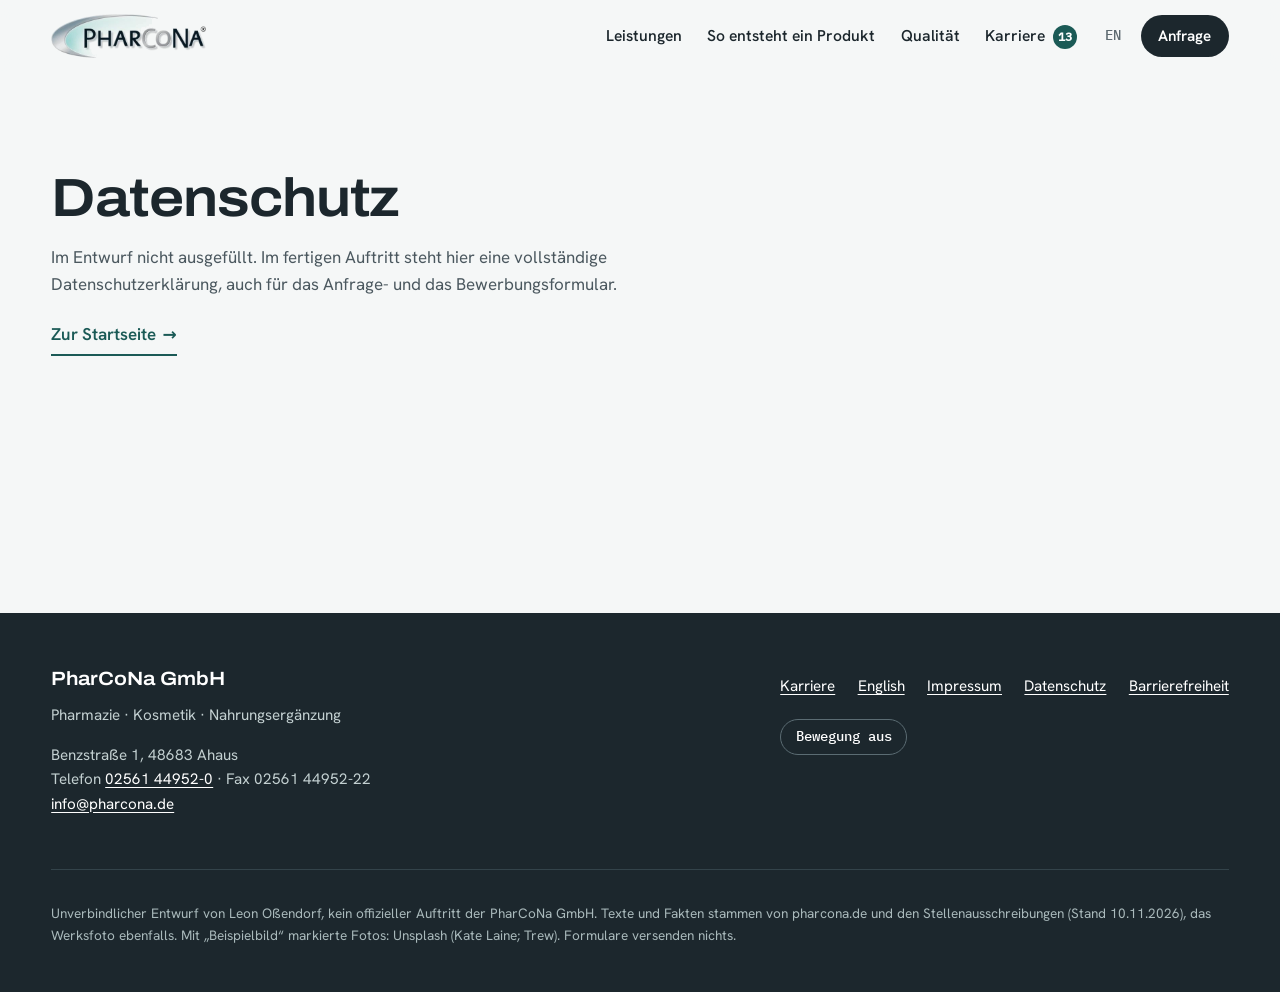
<file: datenschutz.html>
<!DOCTYPE html>
<html lang="de-DE">
<head>
<meta charset="utf-8">
<meta name="viewport" content="width=device-width, initial-scale=1">
<meta name="robots" content="noindex,nofollow">
<title>Datenschutz – PharCoNa GmbH (Entwurf)</title>
<meta name="description" content="Unverbindlicher Entwurf: PharCoNa entwickelt, produziert und füllt Kosmetik, Nahrungsergänzung und freiverkäufliche Arzneimittel in Ahaus.">
<link rel="preload" href="fonts/archivo-var.woff2" as="font" type="font/woff2" crossorigin>
<link rel="preload" href="fonts/hanken-grotesk-latin-wght-normal.woff2" as="font" type="font/woff2" crossorigin>
<link rel="stylesheet" href="css/style.css?v=2">
<script>try{if(localStorage.getItem('pc-motion')==='off')document.documentElement.classList.add('no-motion')}catch(e){}document.documentElement.classList.add('js')</script>
</head>
<body>
<a class="skip" href="index.html#inhalt">Zum Inhalt springen</a>

<header class="kopf" id="kopf">
  <div class="kopf__in">
    <a class="marke" href="index.html#top" aria-label="PharCoNa GmbH, zur Startseite">
      <img class="marke__logo" src="img/logo-pharcona.png" width="458" height="128" alt="PharCoNa">
    </a>
    <nav class="nav" aria-label="Hauptmenü">
      <ul>
        <li><a href="index.html#wege">Leistungen</a></li>
        <li><a href="index.html#linie">So entsteht ein Produkt</a></li>
        <li><a href="index.html#werk">Qualität</a></li>
        <li><a href="index.html#karriere">Karriere <span class="zahl" aria-label="13 offene Stellen">13</span></a></li>
      </ul>
    </nav>
    <div class="kopf__rechts">
      <a class="sprache" href="en.html" hreflang="en" lang="en" aria-label="English version">EN</a>
      <a class="knopf knopf--klein" href="index.html#anfrage">Anfrage</a>
      <button class="menue" type="button" aria-expanded="false" aria-controls="mobilnav"><span class="menue__strich" aria-hidden="true"></span><span class="sr">Menü</span></button>
    </div>
  </div>
  <nav class="mobilnav" id="mobilnav" aria-label="Menü" hidden>
    <ul>
      <li><a href="index.html#wege">Leistungen</a></li>
      <li><a href="index.html#linie">So entsteht ein Produkt</a></li>
      <li><a href="index.html#werk">Qualität und Werk</a></li>
      <li><a href="index.html#karriere">Karriere · 13 offene Stellen</a></li>
      <li><a href="index.html#anfrage">Anfrage</a></li>
      <li><a href="en.html" lang="en" hreflang="en">English</a></li>
    </ul>
  </nav>
</header>

<main id="inhalt" class="unterseite"><div class="rahmen"><h1 class="titel">Datenschutz</h1><p>Im Entwurf nicht ausgefüllt. Im fertigen Auftritt steht hier eine vollständige Datenschutzerklärung, auch für das Anfrage- und das Bewerbungsformular.</p><p><a class="pfeillink" href="index.html">Zur Startseite</a></p></div></main>

<footer class="fuss">
  <div class="rahmen fuss__in">
    <div>
      <p class="fuss__marke">PharCoNa GmbH</p>
      <p>Pharmazie · Kosmetik · Nahrungsergänzung</p>
      <p>Benzstraße 1, 48683 Ahaus<br>Telefon <a href="tel:+492561449520">02561 44952-0</a> · Fax 02561 44952-22<br><a href="mailto:info@pharcona.de">info@pharcona.de</a></p>
    </div>
    <nav aria-label="Weitere Seiten">
      <ul>
        <li><a href="index.html#karriere">Karriere</a></li>
        <li><a href="en.html" lang="en" hreflang="en">English</a></li>
        <li><a href="impressum.html">Impressum</a></li>
        <li><a href="datenschutz.html">Datenschutz</a></li>
        <li><a href="barrierefreiheit.html">Barrierefreiheit</a></li>
      </ul>
      <button type="button" class="bewegung" id="bewegung" aria-pressed="false">Bewegung aus</button>
    </nav>
  </div>
  <div class="rahmen fuss__entwurf">
    <p>Unverbindlicher Entwurf von Leon Oßendorf, kein offizieller Auftritt der PharCoNa GmbH. Texte und Fakten stammen von pharcona.de und den Stellenausschreibungen (Stand 10.11.2026), das Werksfoto ebenfalls. Mit „Beispielbild“ markierte Fotos: Unsplash (Kate Laine; Trew). Formulare versenden nichts.</p>
  </div>
</footer>

<script src="js/main.js?v=1" defer></script>
</body>
</html>
</file>
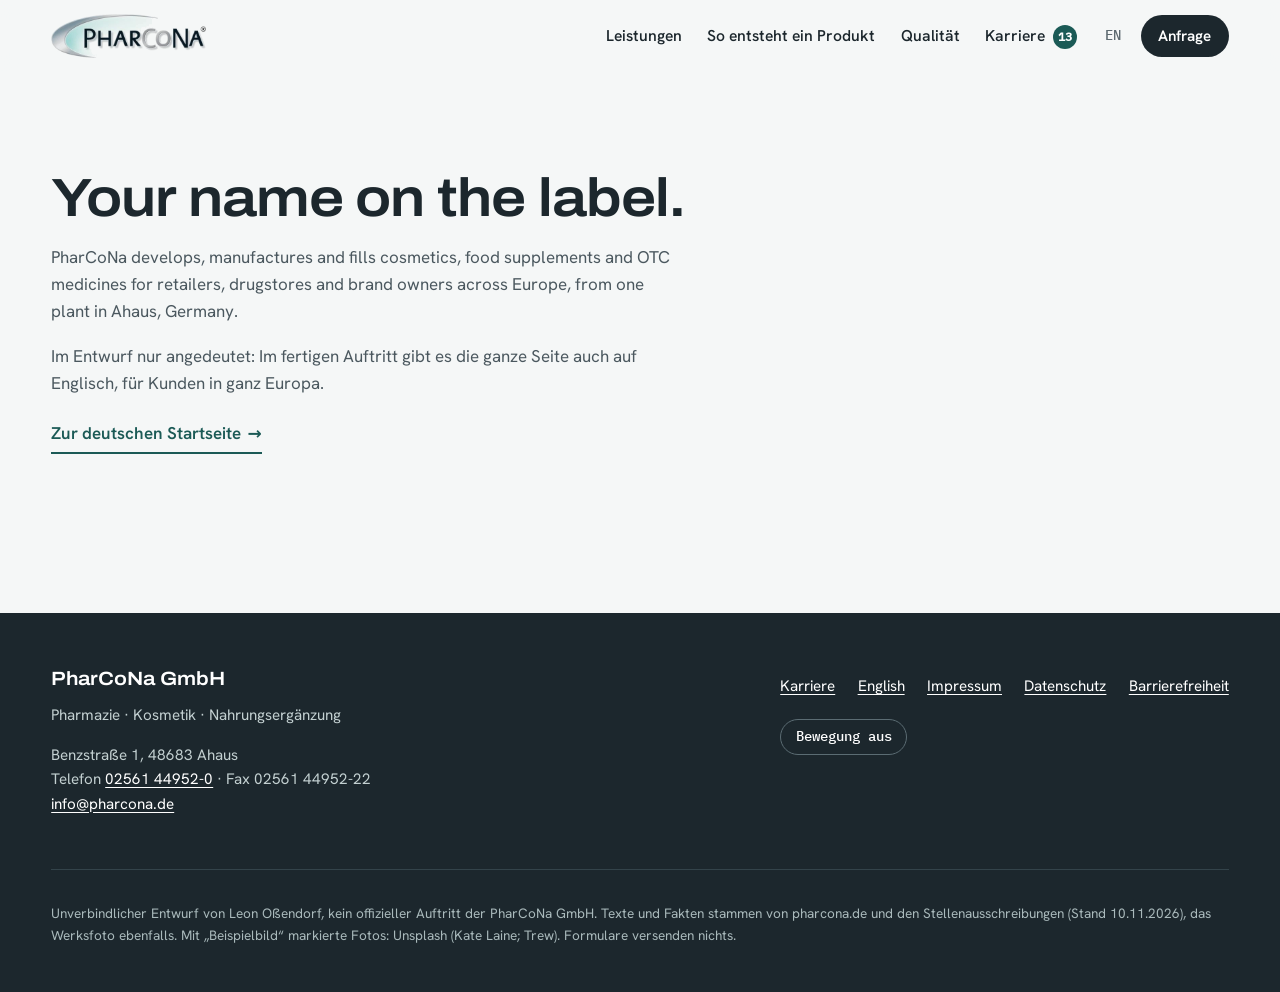
<file: en.html>
<!DOCTYPE html>
<html lang="de-DE">
<head>
<meta charset="utf-8">
<meta name="viewport" content="width=device-width, initial-scale=1">
<meta name="robots" content="noindex,nofollow">
<title>English – PharCoNa GmbH (Entwurf)</title>
<meta name="description" content="Unverbindlicher Entwurf: PharCoNa entwickelt, produziert und füllt Kosmetik, Nahrungsergänzung und freiverkäufliche Arzneimittel in Ahaus.">
<link rel="preload" href="fonts/archivo-var.woff2" as="font" type="font/woff2" crossorigin>
<link rel="preload" href="fonts/hanken-grotesk-latin-wght-normal.woff2" as="font" type="font/woff2" crossorigin>
<link rel="stylesheet" href="css/style.css?v=2">
<script>try{if(localStorage.getItem('pc-motion')==='off')document.documentElement.classList.add('no-motion')}catch(e){}document.documentElement.classList.add('js')</script>
</head>
<body>
<a class="skip" href="index.html#inhalt">Zum Inhalt springen</a>

<header class="kopf" id="kopf">
  <div class="kopf__in">
    <a class="marke" href="index.html#top" aria-label="PharCoNa GmbH, zur Startseite">
      <img class="marke__logo" src="img/logo-pharcona.png" width="458" height="128" alt="PharCoNa">
    </a>
    <nav class="nav" aria-label="Hauptmenü">
      <ul>
        <li><a href="index.html#wege">Leistungen</a></li>
        <li><a href="index.html#linie">So entsteht ein Produkt</a></li>
        <li><a href="index.html#werk">Qualität</a></li>
        <li><a href="index.html#karriere">Karriere <span class="zahl" aria-label="13 offene Stellen">13</span></a></li>
      </ul>
    </nav>
    <div class="kopf__rechts">
      <a class="sprache" href="en.html" hreflang="en" lang="en" aria-label="English version">EN</a>
      <a class="knopf knopf--klein" href="index.html#anfrage">Anfrage</a>
      <button class="menue" type="button" aria-expanded="false" aria-controls="mobilnav"><span class="menue__strich" aria-hidden="true"></span><span class="sr">Menü</span></button>
    </div>
  </div>
  <nav class="mobilnav" id="mobilnav" aria-label="Menü" hidden>
    <ul>
      <li><a href="index.html#wege">Leistungen</a></li>
      <li><a href="index.html#linie">So entsteht ein Produkt</a></li>
      <li><a href="index.html#werk">Qualität und Werk</a></li>
      <li><a href="index.html#karriere">Karriere · 13 offene Stellen</a></li>
      <li><a href="index.html#anfrage">Anfrage</a></li>
      <li><a href="en.html" lang="en" hreflang="en">English</a></li>
    </ul>
  </nav>
</header>

<main id="inhalt" class="unterseite"><div class="rahmen"><h1 class="titel" lang="en">Your name on the label.</h1><p lang="en">PharCoNa develops, manufactures and fills cosmetics, food supplements and OTC medicines for retailers, drugstores and brand owners across Europe, from one plant in Ahaus, Germany.</p><p>Im Entwurf nur angedeutet: Im fertigen Auftritt gibt es die ganze Seite auch auf Englisch, für Kunden in ganz Europa.</p><p><a class="pfeillink" href="index.html">Zur deutschen Startseite</a></p></div></main>

<footer class="fuss">
  <div class="rahmen fuss__in">
    <div>
      <p class="fuss__marke">PharCoNa GmbH</p>
      <p>Pharmazie · Kosmetik · Nahrungsergänzung</p>
      <p>Benzstraße 1, 48683 Ahaus<br>Telefon <a href="tel:+492561449520">02561 44952-0</a> · Fax 02561 44952-22<br><a href="mailto:info@pharcona.de">info@pharcona.de</a></p>
    </div>
    <nav aria-label="Weitere Seiten">
      <ul>
        <li><a href="index.html#karriere">Karriere</a></li>
        <li><a href="en.html" lang="en" hreflang="en">English</a></li>
        <li><a href="impressum.html">Impressum</a></li>
        <li><a href="datenschutz.html">Datenschutz</a></li>
        <li><a href="barrierefreiheit.html">Barrierefreiheit</a></li>
      </ul>
      <button type="button" class="bewegung" id="bewegung" aria-pressed="false">Bewegung aus</button>
    </nav>
  </div>
  <div class="rahmen fuss__entwurf">
    <p>Unverbindlicher Entwurf von Leon Oßendorf, kein offizieller Auftritt der PharCoNa GmbH. Texte und Fakten stammen von pharcona.de und den Stellenausschreibungen (Stand 10.11.2026), das Werksfoto ebenfalls. Mit „Beispielbild“ markierte Fotos: Unsplash (Kate Laine; Trew). Formulare versenden nichts.</p>
  </div>
</footer>

<script src="js/main.js?v=1" defer></script>
</body>
</html>
</file>
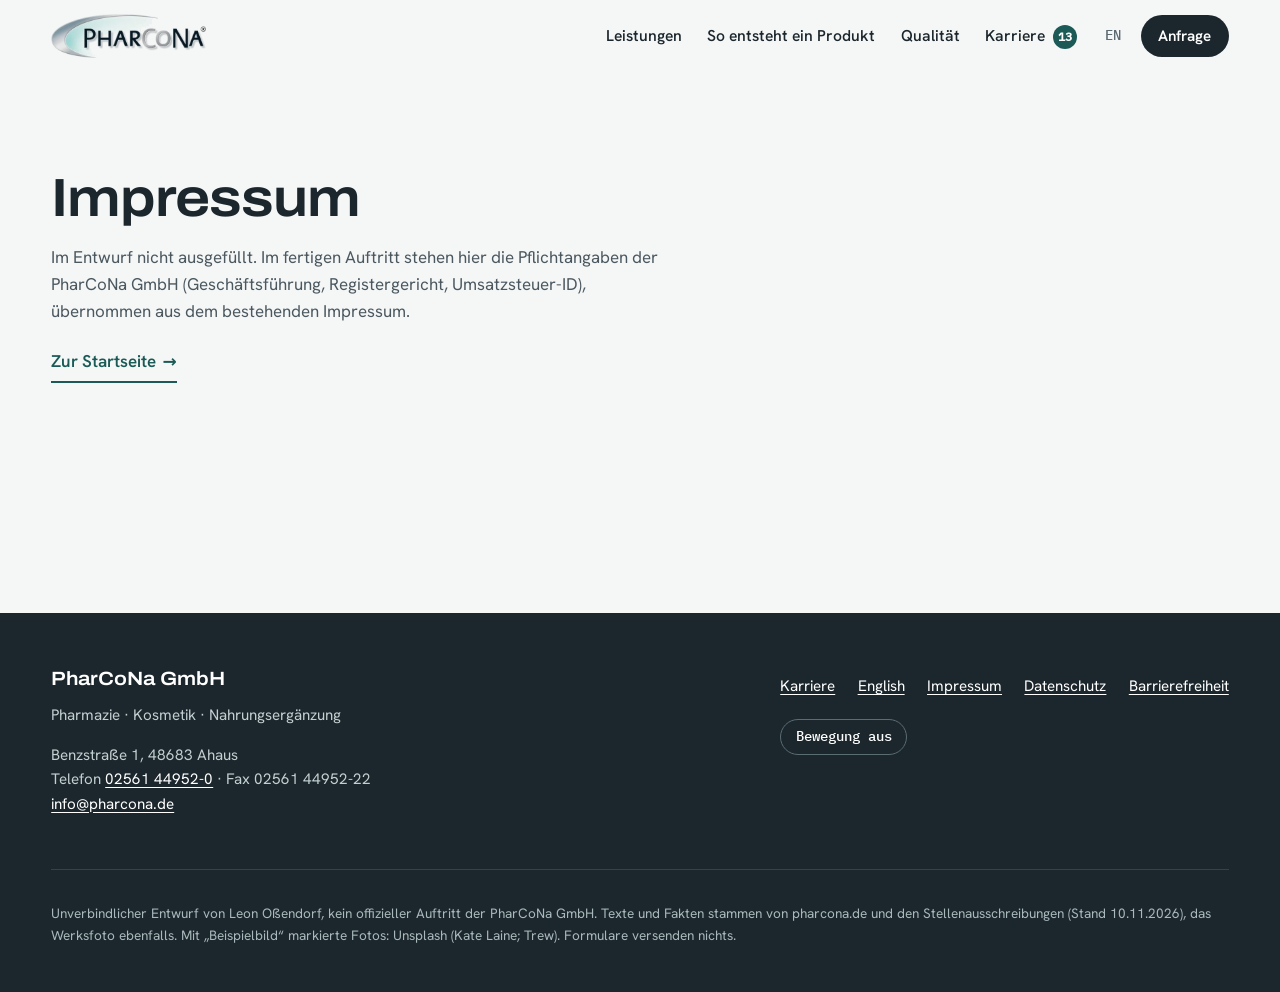
<file: impressum.html>
<!DOCTYPE html>
<html lang="de-DE">
<head>
<meta charset="utf-8">
<meta name="viewport" content="width=device-width, initial-scale=1">
<meta name="robots" content="noindex,nofollow">
<title>Impressum – PharCoNa GmbH (Entwurf)</title>
<meta name="description" content="Unverbindlicher Entwurf: PharCoNa entwickelt, produziert und füllt Kosmetik, Nahrungsergänzung und freiverkäufliche Arzneimittel in Ahaus.">
<link rel="preload" href="fonts/archivo-var.woff2" as="font" type="font/woff2" crossorigin>
<link rel="preload" href="fonts/hanken-grotesk-latin-wght-normal.woff2" as="font" type="font/woff2" crossorigin>
<link rel="stylesheet" href="css/style.css?v=2">
<script>try{if(localStorage.getItem('pc-motion')==='off')document.documentElement.classList.add('no-motion')}catch(e){}document.documentElement.classList.add('js')</script>
</head>
<body>
<a class="skip" href="index.html#inhalt">Zum Inhalt springen</a>

<header class="kopf" id="kopf">
  <div class="kopf__in">
    <a class="marke" href="index.html#top" aria-label="PharCoNa GmbH, zur Startseite">
      <img class="marke__logo" src="img/logo-pharcona.png" width="458" height="128" alt="PharCoNa">
    </a>
    <nav class="nav" aria-label="Hauptmenü">
      <ul>
        <li><a href="index.html#wege">Leistungen</a></li>
        <li><a href="index.html#linie">So entsteht ein Produkt</a></li>
        <li><a href="index.html#werk">Qualität</a></li>
        <li><a href="index.html#karriere">Karriere <span class="zahl" aria-label="13 offene Stellen">13</span></a></li>
      </ul>
    </nav>
    <div class="kopf__rechts">
      <a class="sprache" href="en.html" hreflang="en" lang="en" aria-label="English version">EN</a>
      <a class="knopf knopf--klein" href="index.html#anfrage">Anfrage</a>
      <button class="menue" type="button" aria-expanded="false" aria-controls="mobilnav"><span class="menue__strich" aria-hidden="true"></span><span class="sr">Menü</span></button>
    </div>
  </div>
  <nav class="mobilnav" id="mobilnav" aria-label="Menü" hidden>
    <ul>
      <li><a href="index.html#wege">Leistungen</a></li>
      <li><a href="index.html#linie">So entsteht ein Produkt</a></li>
      <li><a href="index.html#werk">Qualität und Werk</a></li>
      <li><a href="index.html#karriere">Karriere · 13 offene Stellen</a></li>
      <li><a href="index.html#anfrage">Anfrage</a></li>
      <li><a href="en.html" lang="en" hreflang="en">English</a></li>
    </ul>
  </nav>
</header>

<main id="inhalt" class="unterseite"><div class="rahmen"><h1 class="titel">Impressum</h1><p>Im Entwurf nicht ausgefüllt. Im fertigen Auftritt stehen hier die Pflichtangaben der PharCoNa GmbH (Geschäftsführung, Registergericht, Umsatzsteuer-ID), übernommen aus dem bestehenden Impressum.</p><p><a class="pfeillink" href="index.html">Zur Startseite</a></p></div></main>

<footer class="fuss">
  <div class="rahmen fuss__in">
    <div>
      <p class="fuss__marke">PharCoNa GmbH</p>
      <p>Pharmazie · Kosmetik · Nahrungsergänzung</p>
      <p>Benzstraße 1, 48683 Ahaus<br>Telefon <a href="tel:+492561449520">02561 44952-0</a> · Fax 02561 44952-22<br><a href="mailto:info@pharcona.de">info@pharcona.de</a></p>
    </div>
    <nav aria-label="Weitere Seiten">
      <ul>
        <li><a href="index.html#karriere">Karriere</a></li>
        <li><a href="en.html" lang="en" hreflang="en">English</a></li>
        <li><a href="impressum.html">Impressum</a></li>
        <li><a href="datenschutz.html">Datenschutz</a></li>
        <li><a href="barrierefreiheit.html">Barrierefreiheit</a></li>
      </ul>
      <button type="button" class="bewegung" id="bewegung" aria-pressed="false">Bewegung aus</button>
    </nav>
  </div>
  <div class="rahmen fuss__entwurf">
    <p>Unverbindlicher Entwurf von Leon Oßendorf, kein offizieller Auftritt der PharCoNa GmbH. Texte und Fakten stammen von pharcona.de und den Stellenausschreibungen (Stand 10.11.2026), das Werksfoto ebenfalls. Mit „Beispielbild“ markierte Fotos: Unsplash (Kate Laine; Trew). Formulare versenden nichts.</p>
  </div>
</footer>

<script src="js/main.js?v=1" defer></script>
</body>
</html>
</file>
<file: css/style.css>
/* PharCoNa – Entwurf (Cleo für Leon Oßendorf, 11/2026) */
@font-face{font-family:"Archivo";src:url(../fonts/archivo-var.woff2) format("woff2");font-weight:100 900;font-stretch:62% 125%;font-display:swap}
@font-face{font-family:"Hanken";src:url(../fonts/hanken-grotesk-latin-wght-normal.woff2) format("woff2");font-weight:100 900;font-display:swap}
@font-face{font-family:"Plex Mono";src:url(../fonts/ibm-plex-mono-latin-500-normal.woff2) format("woff2");font-weight:500;font-display:swap}

:root{
  --tinte:#1c272d;      /* Schrift, dunkle Flächen */
  --schiefer:#4b585f;   /* aus dem Logo */
  --grau:#5d6a70;
  --linie:#cdd6d8;
  --nebel:#e8eeee;
  --minze:#dcecea;      /* aus dem Logo-Bogen */
  --papier:#fff;
  --petrol:#1b5a56;     /* Akzent, 7,6:1 auf Weiß */
  --petrol-dunkel:#123f3c;
  --petrol-hell:#9fd8cf;
  --fokus:#0b6f68;
  --rahmen:min(1180px,92vw);
  --titel:"Archivo",system-ui,sans-serif;
  --text:"Hanken",system-ui,sans-serif;
  --mono:"Plex Mono",ui-monospace,Consolas,monospace;
}
*,*::before,*::after{box-sizing:border-box}
html{scroll-behavior:smooth;-webkit-text-size-adjust:100%}
html.no-motion{scroll-behavior:auto}
@media (prefers-reduced-motion:reduce){html{scroll-behavior:auto}}
body{margin:0;font-family:var(--text);font-size:1.0625rem;line-height:1.6;color:var(--tinte);background:#f5f7f7}
img{max-width:100%;height:auto;display:block}
a{color:var(--petrol);text-underline-offset:.18em}
a:hover{color:var(--petrol-dunkel)}
:focus-visible{outline:3px solid var(--fokus);outline-offset:3px;border-radius:2px}
.sr{position:absolute!important;width:1px;height:1px;padding:0;margin:-1px;overflow:hidden;clip:rect(0 0 0 0);white-space:nowrap;border:0}
.skip{position:absolute;left:1rem;top:-4rem;z-index:99;background:var(--tinte);color:#fff;padding:.7rem 1rem;border-radius:4px}
.skip:focus{top:1rem;color:#fff}
.rahmen{width:var(--rahmen);margin-inline:auto}
h1,h2,h3,h4{font-family:var(--titel);line-height:1.08;margin:0}
.titel{font-size:clamp(2rem,4.2vw,3.4rem);font-weight:640;font-stretch:112%;letter-spacing:-.02em;max-width:18ch}
.titel--klein{font-size:clamp(1.5rem,2.6vw,2.1rem)}
.titel--hell{color:#fff}
.vorspann{font-size:1.18rem;color:var(--grau);max-width:52ch;margin:1rem 0 0}
.vorspann--hell{color:#c9d8d8}
.bildhinweis{position:absolute;right:.5rem;bottom:.5rem;font:500 .72rem/1 var(--mono);letter-spacing:.02em;background:rgba(255,255,255,.88);color:var(--tinte);padding:.3rem .45rem;border-radius:3px}

/* Knöpfe */
.knopf{display:inline-flex;align-items:center;gap:.5rem;min-height:3rem;padding:.8rem 1.4rem;border:0;border-radius:999px;background:var(--tinte);color:#fff;font:600 1.02rem/1.1 var(--text);text-decoration:none;cursor:pointer;transition:background .25s,transform .25s}
.knopf:hover{background:var(--petrol);color:#fff;transform:translateY(-1px)}
.knopf--klein{min-height:2.6rem;padding:.6rem 1.1rem;font-size:.95rem}
.knopf--hell{background:#fff;color:var(--tinte)}
.knopf--hell:hover{background:var(--minze);color:var(--tinte)}
.pfeillink{display:inline-flex;align-items:center;gap:.4rem;font-weight:600;text-decoration:none;padding:.35rem 0;border-bottom:2px solid currentColor}
.pfeillink::after{content:"→";transition:transform .25s}
.pfeillink:hover::after{transform:translateX(4px)}

/* Kopf */
.kopf{position:sticky;top:0;z-index:50;background:rgba(245,247,247,.92);backdrop-filter:saturate(1.4) blur(10px);border-bottom:1px solid transparent;transition:border-color .3s}
.kopf.ist-gescrollt{border-bottom-color:var(--linie)}
.kopf__in{width:var(--rahmen);margin-inline:auto;display:flex;align-items:center;gap:1.5rem;min-height:4.5rem}
.marke{position:relative;display:inline-flex;align-items:center;text-decoration:none;padding:.3rem 0}
.marke__logo{height:2.7rem;width:auto}
.marke__bogen{position:absolute;left:-.35rem;top:50%;width:3.1rem;height:2rem;transform:translateY(-52%);fill:#c3ced1}
.marke__wort{position:relative;font:560 1.42rem/1 var(--titel);font-stretch:118%;letter-spacing:.02em;color:#3c4a51}
.marke__co{color:#8a989e}
.marke__co small{font-size:.72em;letter-spacing:0}
.nav{margin-left:auto}
.nav ul{display:flex;gap:1.6rem;list-style:none;margin:0;padding:0}
.nav a{color:var(--tinte);text-decoration:none;font-weight:550;font-size:.98rem;padding:.4rem 0;border-bottom:2px solid transparent}
.nav a:hover{border-bottom-color:var(--petrol)}
.zahl{display:inline-grid;place-items:center;min-width:1.5rem;height:1.5rem;margin-left:.2rem;border-radius:99px;background:var(--petrol);color:#fff;font:600 .78rem/1 var(--mono)}
.kopf__rechts{display:flex;align-items:center;gap:.9rem}
.sprache{font:500 .85rem/1 var(--mono);color:var(--grau);text-decoration:none;padding:.5rem .3rem}
.menue{display:none;width:2.9rem;height:2.9rem;border:1px solid var(--linie);border-radius:50%;background:#fff;cursor:pointer;place-items:center}
.menue__strich,.menue__strich::before,.menue__strich::after{display:block;width:1.1rem;height:2px;background:var(--tinte);position:relative;transition:transform .25s}
.menue__strich::before,.menue__strich::after{content:"";position:absolute;left:0}
.menue__strich::before{top:-6px}.menue__strich::after{top:6px}
.menue[aria-expanded="true"] .menue__strich{background:transparent}
.menue[aria-expanded="true"] .menue__strich::before{transform:translateY(6px) rotate(45deg)}
.menue[aria-expanded="true"] .menue__strich::after{transform:translateY(-6px) rotate(-45deg)}
.mobilnav{border-top:1px solid var(--linie);background:#f5f7f7}
.mobilnav ul{list-style:none;margin:0;padding:.5rem 4vw 1rem}
.mobilnav a{display:block;padding:.85rem 0;color:var(--tinte);text-decoration:none;font-weight:600;font-size:1.1rem;border-bottom:1px solid var(--nebel)}

/* Hero */
.hero{background:linear-gradient(180deg,#f5f7f7 0%,var(--nebel) 100%);overflow:hidden}
.hero__in{width:var(--rahmen);margin-inline:auto;display:grid;grid-template-columns:1.25fr .85fr;gap:clamp(2rem,5vw,5rem);align-items:center;padding:clamp(2.5rem,6vw,5.5rem) 0 clamp(3rem,7vw,6rem)}
.hero__titel{font-size:clamp(2.7rem,6.6vw,5.9rem);font-weight:680;font-stretch:118%;letter-spacing:-.035em;line-height:.96;text-wrap:balance}
.hero__unter{font-size:clamp(1.1rem,1.6vw,1.3rem);color:var(--schiefer);max-width:40ch;margin:1.6rem 0 2.2rem}
.hero__wege{display:flex;flex-wrap:wrap;align-items:center;gap:1.2rem 2rem}
.stellenlink{display:inline-flex;align-items:center;gap:.8rem;text-decoration:none;color:var(--tinte);font-weight:600;line-height:1.25}
.stellenlink small{font-weight:450;color:var(--grau);font-size:.88rem}
.stellenlink__zahl{display:grid;place-items:center;width:3rem;height:3rem;border-radius:50%;border:2px solid var(--petrol);color:var(--petrol);font:600 1.1rem/1 var(--mono);transition:background .25s,color .25s}
.stellenlink:hover .stellenlink__zahl{background:var(--petrol);color:#fff}
.hero__bild{position:relative;margin:0 0 2.2rem;justify-self:end;width:min(100%,430px)}
.hero__bild img{border-radius:6px;aspect-ratio:3/4;object-fit:cover;object-position:50% 40%;width:100%}
.hero__bild .bildhinweis{top:.6rem;bottom:auto}

/* Etikett */
.etikett{position:absolute;left:-38%;bottom:-2.2rem;width:min(330px,88%);background:var(--papier);border:1px solid var(--linie);border-radius:10px;padding:1rem 1.15rem .9rem;box-shadow:0 1px 0 rgba(255,255,255,.8) inset,0 24px 50px -18px rgba(18,40,48,.38),0 4px 10px rgba(18,40,48,.08);transform:rotate(-2.2deg);transform-origin:20% 80%;transition:transform .5s cubic-bezier(.2,.7,.2,1)}
.etikett::before{content:"";position:absolute;inset:6px;border:1px dashed #d8e0e1;border-radius:6px;pointer-events:none}
.etikett:hover,.etikett:focus-within{transform:rotate(-.6deg) translateY(-3px)}
.etikett__kopf{display:flex;justify-content:space-between;gap:1rem}
.etikett__klein{font:500 .72rem/1.2 var(--mono);text-transform:uppercase;letter-spacing:.08em;color:var(--grau)}
.etikett__feld{position:relative;display:block;margin:.35rem 0 .1rem}
.etikett .etikett__feld input{width:100%;min-height:0;border:0;border-bottom:2px dashed transparent;background:transparent;font:720 clamp(1.6rem,2.6vw,2.05rem)/1.1 var(--titel);font-stretch:108%;letter-spacing:-.02em;color:var(--tinte);padding:.1rem 1.6rem .2rem 0;border-radius:0}
.etikett .etikett__feld input::placeholder{color:var(--tinte);opacity:1}
.etikett .etikett__feld input:hover{border-bottom-color:var(--linie)}
.etikett .etikett__feld input:focus{outline:none;border-bottom-color:var(--petrol)}
.etikett__feld:focus-within{outline:3px solid var(--fokus);outline-offset:4px;border-radius:3px}
.etikett__stift{position:absolute;right:0;top:50%;width:1.15rem;height:1.15rem;transform:translateY(-50%);fill:var(--petrol)}
.etikett__art{margin:0;font-size:.98rem;color:var(--schiefer)}
.etikett__fuss{display:flex;align-items:flex-end;gap:.9rem;margin-top:.7rem;padding-top:.6rem;border-top:1px solid var(--nebel)}
.etikett__fuss p{margin:0;font-size:.76rem;line-height:1.35;color:var(--grau);flex:1}
.etikett__code{width:5.2rem;height:1.9rem;flex:none}
.etikett__code rect{fill:var(--tinte)}
.etikett__tipp{position:absolute;left:1.15rem;top:calc(100% + .7rem);margin:0;font-size:.85rem;color:var(--schiefer);white-space:nowrap}
.etikett__tipp::before{content:"↑ ";color:var(--petrol)}

/* Zwei Wege */
.wege{padding:clamp(4rem,9vw,7.5rem) 0}
.wege__paar{display:grid;grid-template-columns:1fr 1fr;gap:clamp(1.5rem,3vw,2.5rem);margin-top:3rem}
.weg{position:relative;background:#fff;border:1px solid var(--linie);border-radius:6px;padding:clamp(1.6rem,3vw,2.6rem);padding-top:clamp(2.6rem,4vw,3.4rem)}
.weg h3{font-size:clamp(1.4rem,2.2vw,1.8rem);font-weight:650;font-stretch:108%;margin-bottom:.8rem}
.weg>p{margin:0 0 1.2rem;color:var(--schiefer)}
.weg__nr{position:absolute;top:-1.1rem;left:clamp(1.6rem,3vw,2.6rem);margin:0;width:2.2rem;height:2.2rem;display:grid;place-items:center;background:var(--tinte);color:#fff;border-radius:50%;font:500 .95rem/1 var(--mono)}
.weg:nth-child(2) .weg__nr{background:var(--petrol)}
.haken{list-style:none;padding:0;margin:0 0 1.6rem}
.haken li{position:relative;padding:.55rem 0 .55rem 1.8rem;border-top:1px solid var(--nebel)}
.haken li::before{content:"";position:absolute;left:.2rem;top:1.05rem;width:.8rem;height:.45rem;border-left:2px solid var(--petrol);border-bottom:2px solid var(--petrol);transform:rotate(-45deg)}

/* Sortiment */
.sortiment{padding:0 0 clamp(4rem,9vw,7.5rem)}
.sortiment__in{display:grid;grid-template-columns:.8fr 1.2fr;gap:clamp(2rem,6vw,6rem);align-items:start}
.sortiment__kopf{position:sticky;top:6.5rem}
.sortiment__bild{position:relative;margin:2rem 0 0}
.sortiment__bild img{border-radius:6px;aspect-ratio:4/5;object-fit:cover;width:100%}
.bereiche{list-style:none;margin:0;padding:0;counter-reset:b}
.bereich{counter-increment:b;padding:2rem 0 2.2rem;border-top:1px solid var(--linie);display:grid;grid-template-columns:3.2rem 1fr;column-gap:1rem}
.bereich::before{content:"0" counter(b);grid-row:1/4;font:500 .9rem/2.1 var(--mono);color:var(--petrol)}
.bereich h3{font-size:clamp(1.35rem,2.2vw,1.75rem);font-weight:640;font-stretch:108%}
.bereich p{margin:.7rem 0 1rem;color:var(--schiefer)}
.bereich .pfeillink{justify-self:start}

/* Produktionslinie */
.linie{background:var(--tinte);color:#e6eeee;padding:clamp(4rem,9vw,7rem) 0 clamp(3rem,6vw,5rem)}
.linie .rahmen{position:relative}
.linie__steuer{position:absolute;right:0;bottom:.2rem;display:flex;gap:.6rem}
.rund{width:3rem;height:3rem;border-radius:50%;border:1px solid #5b6c73;background:transparent;color:#fff;font-size:1.15rem;cursor:pointer;transition:background .25s}
.rund:hover{background:#2c3a41}
.rund:focus-visible{outline-color:var(--petrol-hell)}
.linie__band{position:relative;margin-top:3rem;overflow-x:auto;scroll-padding-inline:max(4vw,calc((100vw - 1180px)/2));scroll-snap-type:x mandatory;scrollbar-width:thin;scrollbar-color:#4a5a61 transparent;padding:0 0 1.5rem}
.linie__band:focus-visible{outline:3px solid var(--petrol-hell);outline-offset:-3px}
.linie__strang{position:sticky;left:0;display:block;height:4px;width:100%;background:#33434a;margin-bottom:0}
.linie__fluss{display:block;height:100%;width:0;background:linear-gradient(90deg,var(--petrol-hell),#e9f6f3);transition:width .2s linear}
.stationen{list-style:none;margin:0;display:flex;gap:1rem;padding:0 max(4vw,calc((100vw - 1180px)/2))}
.station{flex:0 0 clamp(15rem,24vw,18rem);scroll-snap-align:start;padding:1.6rem 1.4rem 1.4rem 0;position:relative;border-right:1px solid #33434a}
.station::before{content:"";position:absolute;top:-10px;left:0;width:14px;height:14px;border-radius:50%;background:var(--tinte);border:3px solid var(--petrol-hell)}
.station__nr{font:500 .85rem/1 var(--mono);color:var(--petrol-hell)}
.station h3{font-size:1.45rem;font-weight:620;font-stretch:110%;color:#fff;margin:.6rem 0 .6rem}
.station p{margin:0;color:#bccaca;font-size:1rem}
.station--bild{flex-basis:clamp(17rem,30vw,24rem);padding:1.6rem 0 0;border-right:0}
.station--bild::before{display:none}
.station--bild img{border-radius:5px;aspect-ratio:3/2;object-fit:cover;width:100%;filter:saturate(.85)}
.station--bild .bildhinweis{bottom:.5rem;right:.5rem}

/* Werk */
.werk{padding:clamp(4rem,9vw,7.5rem) 0}
.werk__in{display:grid;grid-template-columns:1fr 1fr;gap:clamp(2rem,6vw,5.5rem);align-items:start}
.werk__bild{margin:2.2rem 0 0}
.werk__bild img{border-radius:6px;width:100%;aspect-ratio:780/298;object-fit:cover}
.werk__bild figcaption{font:500 .8rem/1 var(--mono);color:var(--grau);margin-top:.6rem}
.datenblatt{background:#fff;border:1px solid var(--linie);border-radius:8px;padding:1.4rem clamp(1.2rem,3vw,2rem) 1.2rem;box-shadow:0 20px 50px -30px rgba(18,40,48,.35)}
.datenblatt__kopf{display:flex;justify-content:space-between;margin:0 0 .6rem;padding-bottom:.9rem;border-bottom:2px solid var(--tinte);font:500 .8rem/1 var(--mono);text-transform:uppercase;letter-spacing:.08em}
.datenblatt dl{margin:0}
.datenblatt dl>div{display:grid;grid-template-columns:9.5rem 1fr;gap:1rem;padding:.8rem 0;border-bottom:1px solid var(--nebel)}
.datenblatt dt{font:500 .82rem/1.6 var(--mono);color:var(--grau)}
.datenblatt dd{margin:0;font-weight:500}
.datenblatt__zert dd{color:var(--petrol-dunkel)}
.datenblatt__zert small{font:500 .78rem/1.8 var(--mono);color:var(--grau)}
.datenblatt__fuss{margin:.9rem 0 0;font-size:.85rem;color:var(--grau)}

/* Karriere */
.karriere{background:#fff;padding:clamp(4rem,9vw,7.5rem) 0;border-top:1px solid var(--linie)}
.karriere__kopf{display:grid;grid-template-columns:1fr 1fr;gap:2rem;align-items:end}
.karriere__kopf .vorspann{margin:0}
.filter{display:flex;flex-wrap:wrap;gap:.6rem;margin:2.6rem 0 1.4rem}
.filter__knopf{min-height:2.75rem;padding:.55rem 1.05rem;border:1px solid var(--linie);border-radius:999px;background:#fff;color:var(--tinte);font:600 .95rem/1 var(--text);cursor:pointer;transition:background .2s,border-color .2s}
.filter__knopf span{font:500 .8rem/1 var(--mono);color:var(--grau);margin-left:.3rem}
.filter__knopf:hover{border-color:var(--tinte)}
.filter__knopf[aria-pressed="true"]{background:var(--tinte);border-color:var(--tinte);color:#fff}
.filter__knopf[aria-pressed="true"] span{color:var(--petrol-hell)}
.stellen{list-style:none;margin:0;padding:0;border-top:2px solid var(--tinte)}
.stelle{border-bottom:1px solid var(--linie)}
.stelle[hidden]{display:none}
.stelle summary{list-style:none;cursor:pointer;display:grid;grid-template-columns:1fr auto 2rem;gap:1rem;align-items:center;padding:1.15rem .2rem;transition:background .2s}
.stelle summary::-webkit-details-marker{display:none}
.stelle summary::after{content:"";width:.7rem;height:.7rem;border-right:2px solid var(--tinte);border-bottom:2px solid var(--tinte);transform:rotate(45deg);justify-self:center;transition:transform .3s}
.stelle details[open] summary::after{transform:rotate(-135deg)}
.stelle summary:hover{background:#f5f8f8}
.stelle__titel{font:620 1.15rem/1.3 var(--titel);font-stretch:104%}
.stelle__marken{display:flex;flex-wrap:wrap;gap:.4rem;justify-content:flex-end}
.stelle__marken span{font:500 .76rem/1 var(--mono);padding:.4rem .55rem;border-radius:4px;background:var(--nebel);color:var(--schiefer);white-space:nowrap}
.stelle--azubi .stelle__marken span{background:var(--minze);color:var(--petrol-dunkel)}
.stelle__mehr{display:grid;grid-template-columns:1fr 1fr;gap:.4rem 2.5rem;padding:.2rem .2rem 1.6rem}
.stelle__mehr h4{font:600 .82rem/1 var(--mono);text-transform:uppercase;letter-spacing:.06em;color:var(--petrol);margin:.6rem 0 .3rem;grid-row:1}
.stelle__mehr ul{margin:0;padding-left:1.1rem;grid-row:2;color:var(--schiefer)}
.stelle__mehr li{margin:.25rem 0}
.stelle__plus{grid-column:1/-1;margin:.6rem 0 0;font-size:.95rem;color:var(--petrol-dunkel)}
.stelle__aktion{grid-column:1/-1;display:flex;flex-wrap:wrap;align-items:center;gap:1.4rem;margin-top:.8rem}
.stelle__aktion a{font-size:.95rem}

.bewerbung{display:grid;grid-template-columns:.8fr 1.2fr;gap:clamp(2rem,5vw,4.5rem);margin-top:clamp(3rem,6vw,5rem);padding:clamp(1.6rem,4vw,3rem);background:var(--minze);border-radius:10px;scroll-margin-top:5.5rem}
.bewerbung__text p{color:var(--schiefer)}
.hinweis{font-size:.95rem}

/* Formulare */
.formular{display:grid;gap:1.15rem}
.feld{margin:0;padding:0;border:0;min-width:0}
.feld label,.feld legend{display:block;font-weight:600;margin-bottom:.45rem;padding:0}
.optional{font-weight:450;color:var(--grau);font-size:.9rem}
.feld--paar{display:grid;grid-template-columns:1fr 1fr;gap:1rem}
input[type=text],input[type=email],input[type=tel],select,textarea{width:100%;min-height:3rem;padding:.7rem .85rem;border:1.5px solid #9fb0b4;border-radius:6px;background:#fff;color:var(--tinte);font:450 1.02rem/1.4 var(--text)}
textarea{resize:vertical}
input::placeholder,textarea::placeholder{color:#5f6d72}
input:focus,select:focus,textarea:focus{outline:3px solid var(--fokus);outline-offset:1px;border-color:var(--tinte)}
input[type=file]{font:inherit;font-size:.95rem;max-width:100%}
input[type=file]::file-selector-button{font:600 .9rem var(--text);padding:.55rem .9rem;margin-right:.8rem;border:1.5px solid var(--tinte);border-radius:999px;background:#fff;color:var(--tinte);cursor:pointer}
.feldhilfe{margin:-.5rem 0 0;font-size:.92rem;color:var(--grau)}
.chips{display:flex;flex-wrap:wrap;gap:.5rem}
.chip{position:relative;margin:0!important;font-weight:500!important}
.chip input{position:absolute;opacity:0;inset:0;width:100%;height:100%;margin:0;cursor:pointer}
.chip span{display:inline-flex;align-items:center;min-height:2.75rem;padding:.5rem 1rem;border:1.5px solid #9fb0b4;border-radius:999px;background:#fff;transition:background .2s,border-color .2s,color .2s}
.chip input:checked+span{background:var(--tinte);border-color:var(--tinte);color:#fff}
.chip input:checked+span::before{content:"✓";margin-right:.4rem;font-size:.85em}
.chip input:focus-visible+span{outline:3px solid var(--fokus);outline-offset:2px}
.chip:hover span{border-color:var(--tinte)}
.regler{display:flex;align-items:center;gap:1rem;flex-wrap:wrap}
.regler input{flex:1 1 14rem;accent-color:var(--petrol);height:2.2rem}
.regler output{font:500 .95rem/1 var(--mono);min-width:13rem}
.fehler{margin:0;padding:.7rem .9rem;border-radius:6px;background:#fbe9e7;color:#8a1c12;font-weight:600}
.demo{margin:-.4rem 0 0;font:500 .8rem/1.4 var(--mono);color:var(--grau)}
.formular button[type=submit]{justify-self:start}
.erfolg{padding:1.2rem 1.3rem;border-radius:8px;background:#fff;border:2px solid var(--petrol);color:var(--tinte)}
.erfolg p{margin:.3rem 0 0}
.erfolg__titel{font:650 1.2rem/1.3 var(--titel)!important;margin:0!important}
.erfolg:focus{outline:3px solid var(--fokus);outline-offset:3px}

/* Anfrage (dunkel) */
.anfrage{background:var(--petrol-dunkel);color:#fff;padding:clamp(4rem,9vw,7.5rem) 0;scroll-margin-top:4.5rem}
.anfrage__in{display:grid;grid-template-columns:.8fr 1.2fr;gap:clamp(2rem,6vw,5.5rem);align-items:start}
.kontaktblock{margin-top:2.4rem;padding-top:1.4rem;border-top:1px solid #3d6b67;color:#d3e4e1}
.kontaktblock p{margin:.2rem 0 1rem}
.kontaktblock a{color:#fff}
.kontaktblock__tel{font:620 1.7rem/1.1 var(--titel);font-stretch:108%;text-decoration:none}
.formular--hell{background:#fff;color:var(--tinte);border-radius:10px;padding:clamp(1.4rem,3.5vw,2.4rem)}
.formular--hell .knopf--hell{background:var(--tinte);color:#fff}
.formular--hell .knopf--hell:hover{background:var(--petrol)}
.anfrage :focus-visible{outline-color:var(--petrol-hell)}
.formular--hell :focus-visible,.formular--hell input:focus,.formular--hell select:focus,.formular--hell textarea:focus{outline-color:var(--fokus)}

/* Fuß */
.fuss{background:var(--tinte);color:#c3d0d1;padding:3.5rem 0 2rem;font-size:.95rem}
.fuss a{color:#fff}
.fuss__in{display:flex;justify-content:space-between;gap:2rem;flex-wrap:wrap}
.fuss__marke{font:620 1.2rem/1 var(--titel);font-stretch:112%;color:#fff;margin:0 0 .4rem}
.fuss ul{list-style:none;margin:0 0 1rem;padding:0;display:flex;flex-wrap:wrap;gap:.4rem 1.4rem}
.fuss nav a{display:inline-block;padding:.3rem 0}
.bewegung{font:500 .85rem/1 var(--mono);padding:.65rem .9rem;border:1px solid #5b6c73;border-radius:999px;background:transparent;color:#fff;cursor:pointer}
.bewegung[aria-pressed="true"]{background:#fff;color:var(--tinte)}
.fuss :focus-visible{outline-color:var(--petrol-hell)}
.fuss__entwurf{margin-top:2.4rem;padding-top:1.2rem;border-top:1px solid #33434a;font-size:.85rem;color:#a9b9bb}

/* Einblenden (dezent, abschaltbar) */
.js .zeigen{opacity:0;transform:translateY(18px);transition:opacity .6s ease,transform .6s cubic-bezier(.2,.7,.2,1)}
.js .zeigen.ist-da{opacity:1;transform:none}
html.no-motion .zeigen{opacity:1!important;transform:none!important;transition:none!important}
html.no-motion *,html.no-motion *::before,html.no-motion *::after{transition-duration:0s!important;animation:none!important}
html.no-motion .etikett{transform:rotate(-2.2deg)!important}
@media (prefers-reduced-motion:reduce){
  .js .zeigen{opacity:1;transform:none;transition:none}
  *,*::before,*::after{transition-duration:0s!important;animation:none!important}
}

/* Unterseiten */
.unterseite{padding:clamp(3rem,8vw,6rem) 0 5rem;min-height:60vh}
.unterseite .titel{margin-bottom:1rem}
.unterseite p{max-width:62ch;color:var(--schiefer)}

/* Responsiv */
@media (max-width:1060px){
  .nav{display:none}
  .menue{display:grid}
  .kopf__rechts{margin-left:auto}
}
@media (max-width:960px){
  .hero__in{grid-template-columns:1fr;gap:2.5rem}
  .hero__bild{justify-self:center;width:min(100%,460px);margin-bottom:7rem}
  .hero__bild img{aspect-ratio:4/3.4}
  .etikett{left:-2%;bottom:-4.6rem;width:min(330px,88%)}
  .etikett__tipp{left:.4rem;top:calc(100% + .6rem)}
  .sortiment__in,.werk__in,.anfrage__in,.bewerbung,.karriere__kopf{grid-template-columns:1fr}
  .sortiment__kopf{position:static}
  .sortiment__bild img{aspect-ratio:16/10;object-position:50% 45%}
  .linie__steuer{position:static;margin-top:1.6rem}
}
@media (max-width:640px){
  body{font-size:1rem}
  .kopf__in{gap:.8rem;min-height:4rem}
  .knopf--klein.kopf-anfrage{display:none}
  .marke__logo{height:2.25rem}
  .wege__paar,.feld--paar{grid-template-columns:1fr}
  .stelle summary{grid-template-columns:1fr 1.6rem}
  .stelle__marken{grid-column:1;justify-content:flex-start}
  .stelle summary::after{grid-column:2;grid-row:1/3}
  .stelle__mehr{grid-template-columns:1fr}
  .stelle__mehr h4,.stelle__mehr ul{grid-row:auto}
  .datenblatt dl>div{grid-template-columns:1fr;gap:.15rem}
  .bereich{grid-template-columns:2.4rem 1fr}
  .station{flex-basis:78vw}
  .station--bild{flex-basis:84vw}
  .regler output{min-width:0}
}
[hidden]{display:none!important}
.feldtitel{display:block;font-weight:600;margin-bottom:.45rem}
.datei{position:relative;display:flex;align-items:center;gap:.9rem;flex-wrap:wrap;cursor:pointer}
.datei input{position:absolute;opacity:0;width:1px;height:1px}
.datei__knopf{font:600 .92rem/1 var(--text);padding:.7rem 1rem;border:1.5px solid var(--tinte);border-radius:999px;background:#fff;color:var(--tinte)}
.datei:hover .datei__knopf{background:var(--tinte);color:#fff}
.datei input:focus-visible+.datei__knopf{outline:3px solid var(--fokus);outline-offset:2px}
.datei__name{font-size:.92rem;color:var(--grau)}
</file>
